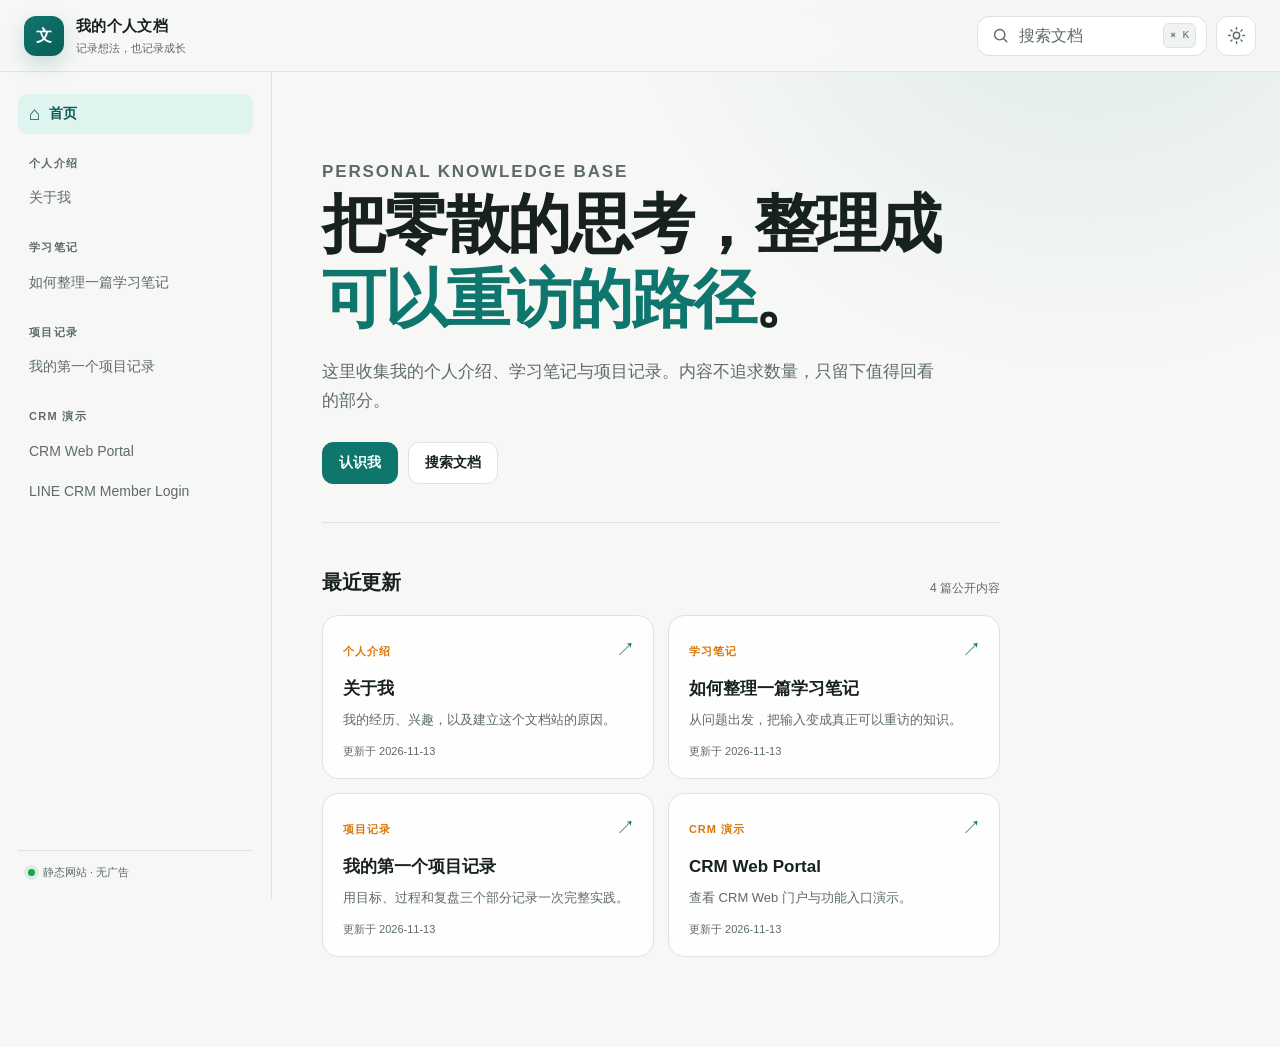
<file: index.html>
<!doctype html>
<html lang="zh-CN">
  <head>
    <meta charset="utf-8" />
    <meta name="viewport" content="width=device-width, initial-scale=1" />
    <meta name="description" content="一个安静、清晰的个人文档空间。" />
    <meta name="color-scheme" content="light dark" />
    <title>我的个人文档</title>
    <link rel="stylesheet" href="styles.css" />
    <script>
      (() => {
        const saved = localStorage.getItem("docs-theme");
        if (saved) document.documentElement.dataset.theme = saved;
      })();
    </script>
  </head>
  <body>
    <a class="skip-link" href="#content">跳到正文</a>
    <header class="topbar">
      <a class="brand" href="#home" aria-label="返回首页">
        <span class="brand-mark" aria-hidden="true">文</span>
        <span>
          <strong id="site-title">我的个人文档</strong>
          <small id="site-tagline">记录想法，也记录成长</small>
        </span>
      </a>

      <div class="top-actions">
        <button class="icon-button mobile-only" id="menu-button" type="button" aria-label="打开导航" aria-expanded="false">
          <svg viewBox="0 0 24 24" aria-hidden="true"><path d="M4 7h16M4 12h16M4 17h16" /></svg>
        </button>
        <button class="search-trigger" id="search-button" type="button" aria-label="搜索文档">
          <svg viewBox="0 0 24 24" aria-hidden="true"><circle cx="11" cy="11" r="6.5" /><path d="m16 16 4 4" /></svg>
          <span>搜索文档</span>
          <kbd>⌘ K</kbd>
        </button>
        <button class="icon-button" id="theme-button" type="button" aria-label="切换明暗主题">
          <svg class="sun-icon" viewBox="0 0 24 24" aria-hidden="true"><circle cx="12" cy="12" r="4" /><path d="M12 2v2M12 20v2M4.93 4.93l1.42 1.42M17.66 17.66l1.41 1.41M2 12h2M20 12h2M4.93 19.07l1.42-1.42M17.66 6.34l1.41-1.41" /></svg>
          <svg class="moon-icon" viewBox="0 0 24 24" aria-hidden="true"><path d="M20.2 15.1A8.4 8.4 0 0 1 8.9 3.8 8.5 8.5 0 1 0 20.2 15.1Z" /></svg>
        </button>
      </div>
    </header>

    <div class="layout">
      <aside class="sidebar" id="sidebar" aria-label="文档导航">
        <nav id="site-nav">
          <a class="nav-home" href="#home"><span aria-hidden="true">⌂</span>首页</a>
          <div class="nav-loading">正在加载目录…</div>
        </nav>
        <footer class="sidebar-footer">
          <span class="status-dot" aria-hidden="true"></span>
          <span>静态网站 · 无广告</span>
        </footer>
      </aside>

      <button class="sidebar-backdrop" id="sidebar-backdrop" type="button" aria-label="关闭导航"></button>

      <main id="content" class="content" tabindex="-1">
        <div class="loading-state" aria-live="polite">
          <span class="spinner" aria-hidden="true"></span>
          正在打开文档…
        </div>
      </main>

      <aside class="toc" id="toc" aria-label="页内目录"></aside>
    </div>

    <dialog class="search-dialog" id="search-dialog">
      <form class="search-panel" id="search-form" method="dialog">
        <div class="search-field">
          <svg viewBox="0 0 24 24" aria-hidden="true"><circle cx="11" cy="11" r="6.5" /><path d="m16 16 4 4" /></svg>
          <input id="search-input" type="search" placeholder="搜索标题、摘要和正文…" autocomplete="off" />
          <button class="close-button" value="close" aria-label="关闭搜索" type="submit">ESC</button>
        </div>
        <div class="search-results" id="search-results">
          <p class="search-hint">输入关键词，快速找到一篇文档。</p>
        </div>
      </form>
    </dialog>

    <noscript>
      <div class="noscript">这个文档站需要启用 JavaScript 才能读取 Markdown 内容。</div>
    </noscript>
    <script src="app.js?v=20261113-3" defer></script>
  </body>
</html>
</file>
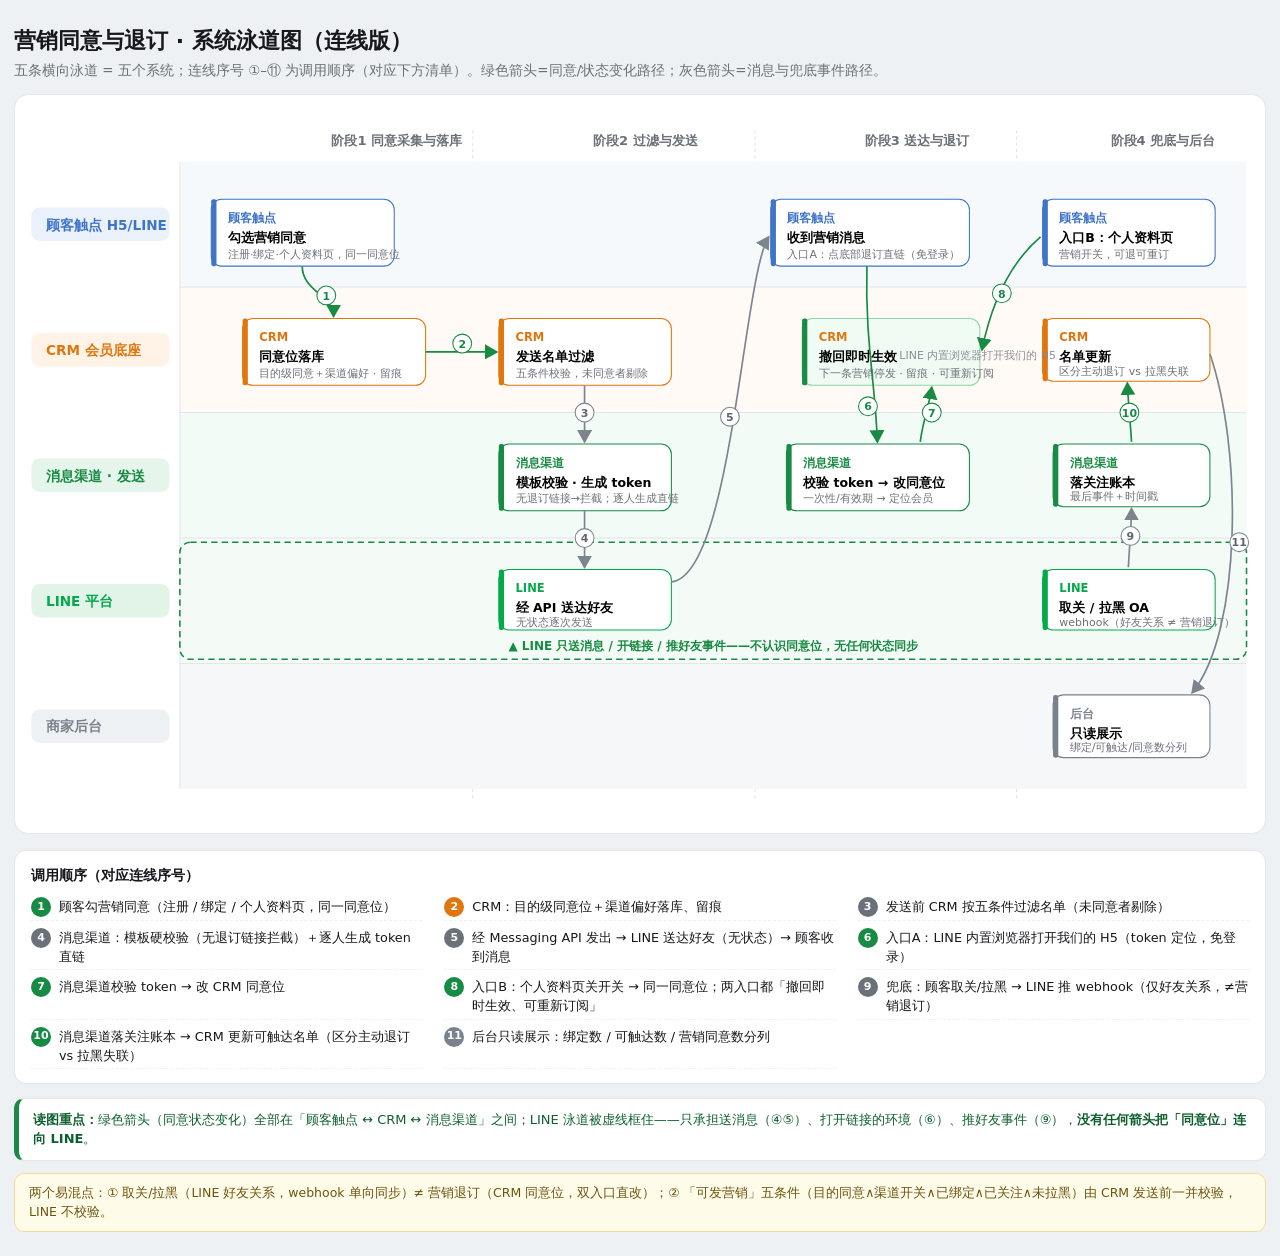
<file: consent-unsubscribe-swimlane.html>
<!doctype html>
<html lang="zh-CN">
<head>
<meta charset="UTF-8">
<meta name="viewport" content="width=device-width, initial-scale=1.0">
<title>营销同意与退订 · 系统泳道图（连线版）</title>
<style>
  :root{--ink:#17181c;--ink2:#6b7178;--line:#e3e6ea;--bg:#eef1f4;
    --ct:#3f74c9;--crm:#e0760f;--msg:#178a43;--lineg:#06a84c;--adm:#79828c;}
  *{box-sizing:border-box}
  body{font-family:"PingFang SC","Microsoft YaHei",system-ui,sans-serif;background:var(--bg);color:var(--ink);margin:0;padding:24px 14px;line-height:1.5}
  .wrap{max-width:1280px;margin:0 auto}
  h1{font-size:22px;margin:0 0 3px}
  .sub{font-size:13.5px;color:var(--ink2);margin-bottom:14px}
  .scroll{overflow-x:auto;background:#fff;border:1px solid var(--line);border-radius:14px;padding:8px}
  svg{display:block;min-width:1120px;width:100%;height:auto;font-family:inherit}
  .flow{margin-top:16px;background:#fff;border:1px solid var(--line);border-radius:12px;padding:14px 16px;font-size:12.8px}
  .flow h3{font-size:14px;margin:0 0 8px}
  .flow ol{margin:0;padding-left:0;list-style:none;display:grid;grid-template-columns:repeat(auto-fit,minmax(330px,1fr));gap:4px 22px}
  .flow li{display:flex;gap:8px;padding:3px 0;border-bottom:1px dashed #eef0f2}
  .flow .n2{flex:none;width:20px;height:20px;border-radius:50%;color:#fff;font-size:11px;font-weight:700;display:flex;align-items:center;justify-content:center}
  .key{margin-top:14px;background:#fff;border:1px solid var(--line);border-left:5px solid var(--msg);border-radius:10px;padding:11px 14px;font-size:13px;color:#0f5f2e}
  .note2{margin-top:12px;background:#fffbe9;border:1px solid #f0dc9a;border-radius:10px;padding:10px 14px;font-size:12.5px;color:#6b5410}
</style>
</head>
<body>
<div class="wrap">
  <h1>营销同意与退订 · 系统泳道图（连线版）</h1>
  <div class="sub">五条横向泳道 = 五个系统；连线序号 ①–⑪ 为调用顺序（对应下方清单）。绿色箭头=同意/状态变化路径；灰色箭头=消息与兜底事件路径。</div>

  <div class="scroll">
  <svg viewBox="0 0 1180 690" role="img" aria-label="营销同意与退订系统泳道图">
    <defs>
      <marker id="arr" markerWidth="9" markerHeight="9" refX="7" refY="4.5" orient="auto"><path d="M0,0 L8,4.5 L0,9 Z" fill="#7c858e"/></marker>
      <marker id="arrG" markerWidth="9" markerHeight="9" refX="7" refY="4.5" orient="auto"><path d="M0,0 L8,4.5 L0,9 Z" fill="#178a43"/></marker>
    </defs>

    <!-- phase headers -->
    <g fill="#6b7178" font-size="12.5" font-weight="700">
      <text x="295" y="40">阶段1 同意采集与落库</text>
      <text x="545" y="40">阶段2 过滤与发送</text>
      <text x="805" y="40">阶段3 送达与退订</text>
      <text x="1040" y="40">阶段4 兜底与后台</text>
    </g>
    <g stroke="#dfe4e9" stroke-dasharray="3 3"><line x1="430" y1="26" x2="430" y2="666"/><line x1="700" y1="26" x2="700" y2="666"/><line x1="950" y1="26" x2="950" y2="666"/></g>

    <!-- lane bands -->
    <rect x="150" y="56" width="1020" height="120" fill="#f6f9fc"/>
    <rect x="150" y="176" width="1020" height="120" fill="#fffaf5"/>
    <rect x="150" y="296" width="1020" height="120" fill="#f2fbf5"/>
    <rect x="150" y="416" width="1020" height="120" fill="#f4fbf6"/>
    <rect x="150" y="536" width="1020" height="120" fill="#f5f7f9"/>
    <g stroke="#e3e6ea"><line x1="150" y1="176" x2="1170" y2="176"/><line x1="150" y1="296" x2="1170" y2="296"/><line x1="150" y1="416" x2="1170" y2="416"/><line x1="150" y1="536" x2="1170" y2="536"/><line x1="150" y1="56" x2="150" y2="656"/></g>

    <!-- lane labels -->
    <g font-size="13" font-weight="700">
      <rect x="8" y="100" width="132" height="32" rx="8" fill="#eaf1fb"/><text x="22" y="121" fill="var(--ct)">顾客触点 H5/LINE</text>
      <rect x="8" y="220" width="132" height="32" rx="8" fill="#fff2e6"/><text x="22" y="241" fill="var(--crm)">CRM 会员底座</text>
      <rect x="8" y="340" width="132" height="32" rx="8" fill="#e6f5ec"/><text x="22" y="361" fill="var(--msg)">消息渠道 · 发送</text>
      <rect x="8" y="460" width="132" height="32" rx="8" fill="#e2f4e8"/><text x="22" y="481" fill="var(--lineg)">LINE 平台</text>
      <rect x="8" y="580" width="132" height="32" rx="8" fill="#eef1f4"/><text x="22" y="601" fill="var(--adm)">商家后台</text>
    </g>

    <!-- boundary note on LINE lane -->
    <rect x="150" y="420" width="1020" height="112" fill="none" stroke="#178a43" stroke-width="1.5" stroke-dasharray="6 4" rx="10"/>
    <text x="660" y="523" fill="#178a43" font-size="11.5" font-weight="700" text-anchor="middle">▲ LINE 只送消息 / 开链接 / 推好友事件——不认识同意位，无任何状态同步</text>

    <!-- NODES -->
    <g font-size="12">
      <!-- T1 -->
      <g><rect x="180" y="92" width="175" height="64" rx="10" fill="#fff" stroke="var(--ct)"/><rect x="180" y="92" width="5" height="64" fill="var(--ct)" rx="2"/>
        <text x="196" y="114" fill="var(--ct)" font-weight="700" font-size="11">顾客触点</text>
        <text x="196" y="133" font-weight="700">勾选营销同意</text><text x="196" y="148" fill="var(--ink2)" font-size="10.5">注册·绑定·个人资料页，同一同意位</text></g>
      <!-- C1 -->
      <g><rect x="210" y="206" width="175" height="64" rx="10" fill="#fff" stroke="var(--crm)"/><rect x="210" y="206" width="5" height="64" fill="var(--crm)" rx="2"/>
        <text x="226" y="228" fill="var(--crm)" font-weight="700" font-size="11">CRM</text>
        <text x="226" y="247" font-weight="700">同意位落库</text><text x="226" y="262" fill="var(--ink2)" font-size="10.5">目的级同意＋渠道偏好 · 留痕</text></g>
      <!-- C2 -->
      <g><rect x="455" y="206" width="165" height="64" rx="10" fill="#fff" stroke="var(--crm)"/><rect x="455" y="206" width="5" height="64" fill="var(--crm)" rx="2"/>
        <text x="471" y="228" fill="var(--crm)" font-weight="700" font-size="11">CRM</text>
        <text x="471" y="247" font-weight="700">发送名单过滤</text><text x="471" y="262" fill="var(--ink2)" font-size="10.5">五条件校验，未同意者剔除</text></g>
      <!-- M1 -->
      <g><rect x="455" y="326" width="165" height="64" rx="10" fill="#fff" stroke="var(--msg)"/><rect x="455" y="326" width="5" height="64" fill="var(--msg)" rx="2"/>
        <text x="471" y="348" fill="var(--msg)" font-weight="700" font-size="11">消息渠道</text>
        <text x="471" y="367" font-weight="700">模板校验 · 生成 token</text><text x="471" y="382" fill="var(--ink2)" font-size="10.5">无退订链接→拦截；逐人生成直链</text></g>
      <!-- L1 -->
      <g><rect x="455" y="446" width="165" height="58" rx="10" fill="#fff" stroke="var(--lineg)"/><rect x="455" y="446" width="5" height="58" fill="var(--lineg)" rx="2"/>
        <text x="471" y="468" fill="var(--lineg)" font-weight="700" font-size="11">LINE</text>
        <text x="471" y="487" font-weight="700">经 API 送达好友</text><text x="471" y="500" fill="var(--ink2)" font-size="10.5">无状态逐次发送</text></g>
      <!-- T2 -->
      <g><rect x="715" y="92" width="190" height="64" rx="10" fill="#fff" stroke="var(--ct)"/><rect x="715" y="92" width="5" height="64" fill="var(--ct)" rx="2"/>
        <text x="731" y="114" fill="var(--ct)" font-weight="700" font-size="11">顾客触点</text>
        <text x="731" y="133" font-weight="700">收到营销消息</text><text x="731" y="148" fill="var(--ink2)" font-size="10.5">入口A：点底部退订直链（免登录）</text></g>
      <!-- M2 -->
      <g><rect x="730" y="326" width="175" height="64" rx="10" fill="#fff" stroke="var(--msg)"/><rect x="730" y="326" width="5" height="64" fill="var(--msg)" rx="2"/>
        <text x="746" y="348" fill="var(--msg)" font-weight="700" font-size="11">消息渠道</text>
        <text x="746" y="367" font-weight="700">校验 token → 改同意位</text><text x="746" y="382" fill="var(--ink2)" font-size="10.5">一次性/有效期 → 定位会员</text></g>
      <!-- C3 -->
      <g><rect x="745" y="206" width="170" height="64" rx="10" fill="#f0fbf3" stroke="#8fd6a6"/><rect x="745" y="206" width="5" height="64" fill="var(--msg)" rx="2"/>
        <text x="761" y="228" fill="var(--crm)" font-weight="700" font-size="11">CRM</text>
        <text x="761" y="247" font-weight="700">撤回即时生效</text><text x="761" y="262" fill="var(--ink2)" font-size="10.5">下一条营销停发 · 留痕 · 可重新订阅</text></g>
      <!-- T3 -->
      <g><rect x="975" y="92" width="165" height="64" rx="10" fill="#fff" stroke="var(--ct)"/><rect x="975" y="92" width="5" height="64" fill="var(--ct)" rx="2"/>
        <text x="991" y="114" fill="var(--ct)" font-weight="700" font-size="11">顾客触点</text>
        <text x="991" y="133" font-weight="700">入口B：个人资料页</text><text x="991" y="148" fill="var(--ink2)" font-size="10.5">营销开关，可退可重订</text></g>
      <!-- L2 -->
      <g><rect x="975" y="446" width="165" height="58" rx="10" fill="#fff" stroke="var(--lineg)"/><rect x="975" y="446" width="5" height="58" fill="var(--lineg)" rx="2"/>
        <text x="991" y="468" fill="var(--lineg)" font-weight="700" font-size="11">LINE</text>
        <text x="991" y="487" font-weight="700">取关 / 拉黑 OA</text><text x="991" y="500" fill="var(--ink2)" font-size="10.5">webhook（好友关系 ≠ 营销退订）</text></g>
      <!-- M3 -->
      <g><rect x="985" y="326" width="150" height="60" rx="10" fill="#fff" stroke="var(--msg)"/><rect x="985" y="326" width="5" height="60" fill="var(--msg)" rx="2"/>
        <text x="1001" y="348" fill="var(--msg)" font-weight="700" font-size="11">消息渠道</text>
        <text x="1001" y="367" font-weight="700">落关注账本</text><text x="1001" y="380" fill="var(--ink2)" font-size="10.5">最后事件＋时间戳</text></g>
      <!-- C4 -->
      <g><rect x="975" y="206" width="160" height="60" rx="10" fill="#fff" stroke="var(--crm)"/><rect x="975" y="206" width="5" height="60" fill="var(--crm)" rx="2"/>
        <text x="991" y="228" fill="var(--crm)" font-weight="700" font-size="11">CRM</text>
        <text x="991" y="247" font-weight="700">名单更新</text><text x="991" y="260" fill="var(--ink2)" font-size="10.5">区分主动退订 vs 拉黑失联</text></g>
      <!-- A1 -->
      <g><rect x="985" y="566" width="150" height="60" rx="10" fill="#fff" stroke="var(--adm)"/><rect x="985" y="566" width="5" height="60" fill="var(--adm)" rx="2"/>
        <text x="1001" y="588" fill="var(--adm)" font-weight="700" font-size="11">后台</text>
        <text x="1001" y="607" font-weight="700">只读展示</text><text x="1001" y="620" fill="var(--ink2)" font-size="10.5">绑定/可触达/同意数分列</text></g>
    </g>

    <!-- ARROWS -->
    <g fill="none" stroke-width="1.6">
      <path d="M267,156 C267,180 297,184 297,204" stroke="#178a43" marker-end="url(#arrG)"/>
      <path d="M385,238 L453,238" stroke="#178a43" marker-end="url(#arrG)"/>
      <path d="M537,270 L537,324" stroke="#7c858e" marker-end="url(#arr)"/>
      <path d="M537,390 L537,444" stroke="#7c858e" marker-end="url(#arr)"/>
      <path d="M620,458 C678,452 688,168 713,128" stroke="#7c858e" marker-end="url(#arr)"/>
      <path d="M807,156 C805,225 815,268 817,324" stroke="#178a43" marker-end="url(#arrG)"/>
      <path d="M858,324 C860,306 866,292 869,272" stroke="#178a43" marker-end="url(#arrG)"/>
      <path d="M973,128 C938,158 924,202 917,236" stroke="#178a43" marker-end="url(#arrG)"/>
      <path d="M1057,444 C1058,424 1060,404 1060,388" stroke="#7c858e" marker-end="url(#arr)"/>
      <path d="M1060,324 C1059,306 1057,288 1056,268" stroke="#178a43" marker-end="url(#arrG)"/>
      <path d="M1135,240 C1166,330 1166,505 1118,564" stroke="#7c858e" marker-end="url(#arr)"/>
    </g>
    <!-- label for arrow 6 -->
    <text x="838" y="245" fill="#8a8f98" font-size="10.5">LINE 内置浏览器打开我们的 H5</text>

    <!-- circled numbers -->
    <g font-size="10.5" font-weight="700">
      <circle cx="290" cy="184" r="9" fill="#fff" stroke="#178a43"/><text x="290" y="188" text-anchor="middle" fill="#178a43">1</text>
      <circle cx="420" cy="230" r="9" fill="#fff" stroke="#178a43"/><text x="420" y="234" text-anchor="middle" fill="#178a43">2</text>
      <circle cx="537" cy="296" r="9" fill="#fff" stroke="#7c858e"/><text x="537" y="300" text-anchor="middle" fill="#5f676e">3</text>
      <circle cx="537" cy="416" r="9" fill="#fff" stroke="#7c858e"/><text x="537" y="420" text-anchor="middle" fill="#5f676e">4</text>
      <circle cx="676" cy="300" r="9" fill="#fff" stroke="#7c858e"/><text x="676" y="304" text-anchor="middle" fill="#5f676e">5</text>
      <circle cx="808" cy="290" r="9" fill="#fff" stroke="#178a43"/><text x="808" y="294" text-anchor="middle" fill="#178a43">6</text>
      <circle cx="869" cy="296" r="9" fill="#fff" stroke="#178a43"/><text x="869" y="300" text-anchor="middle" fill="#178a43">7</text>
      <circle cx="936" cy="182" r="9" fill="#fff" stroke="#178a43"/><text x="936" y="186" text-anchor="middle" fill="#178a43">8</text>
      <circle cx="1059" cy="414" r="9" fill="#fff" stroke="#7c858e"/><text x="1059" y="418" text-anchor="middle" fill="#5f676e">9</text>
      <circle cx="1058" cy="296" r="9" fill="#fff" stroke="#178a43"/><text x="1058" y="300" text-anchor="middle" fill="#178a43">10</text>
      <circle cx="1163" cy="420" r="9" fill="#fff" stroke="#7c858e"/><text x="1163" y="424" text-anchor="middle" fill="#5f676e">11</text>
    </g>
  </svg>
  </div>

  <div class="flow">
    <h3>调用顺序（对应连线序号）</h3>
    <ol>
      <li><span class="n2" style="background:var(--msg)">1</span>顾客勾营销同意（注册 / 绑定 / 个人资料页，同一同意位）</li>
      <li><span class="n2" style="background:var(--crm)">2</span>CRM：目的级同意位＋渠道偏好落库、留痕</li>
      <li><span class="n2" style="background:var(--ink2)">3</span>发送前 CRM 按五条件过滤名单（未同意者剔除）</li>
      <li><span class="n2" style="background:var(--ink2)">4</span>消息渠道：模板硬校验（无退订链接拦截）＋逐人生成 token 直链</li>
      <li><span class="n2" style="background:var(--ink2)">5</span>经 Messaging API 发出 → LINE 送达好友（无状态）→ 顾客收到消息</li>
      <li><span class="n2" style="background:var(--msg)">6</span>入口A：LINE 内置浏览器打开我们的 H5（token 定位，免登录）</li>
      <li><span class="n2" style="background:var(--msg)">7</span>消息渠道校验 token → 改 CRM 同意位</li>
      <li><span class="n2" style="background:var(--msg)">8</span>入口B：个人资料页关开关 → 同一同意位；两入口都「撤回即时生效、可重新订阅」</li>
      <li><span class="n2" style="background:var(--ink2)">9</span>兜底：顾客取关/拉黑 → LINE 推 webhook（仅好友关系，≠营销退订）</li>
      <li><span class="n2" style="background:var(--msg)">10</span>消息渠道落关注账本 → CRM 更新可触达名单（区分主动退订 vs 拉黑失联）</li>
      <li><span class="n2" style="background:var(--adm)">11</span>后台只读展示：绑定数 / 可触达数 / 营销同意数分列</li>
    </ol>
  </div>

  <div class="key"><b>读图重点：</b>绿色箭头（同意状态变化）全部在「顾客触点 ↔ CRM ↔ 消息渠道」之间；LINE 泳道被虚线框住——只承担送消息（④⑤）、打开链接的环境（⑥）、推好友事件（⑨），<b>没有任何箭头把「同意位」连向 LINE</b>。</div>

  <div class="note2">两个易混点：① 取关/拉黑（LINE 好友关系，webhook 单向同步）≠ 营销退订（CRM 同意位，双入口直改）；② 「可发营销」五条件（目的同意∧渠道开关∧已绑定∧已关注∧未拉黑）由 CRM 发送前一并校验，LINE 不校验。</div>
</div>
</body>
</html>
</file>
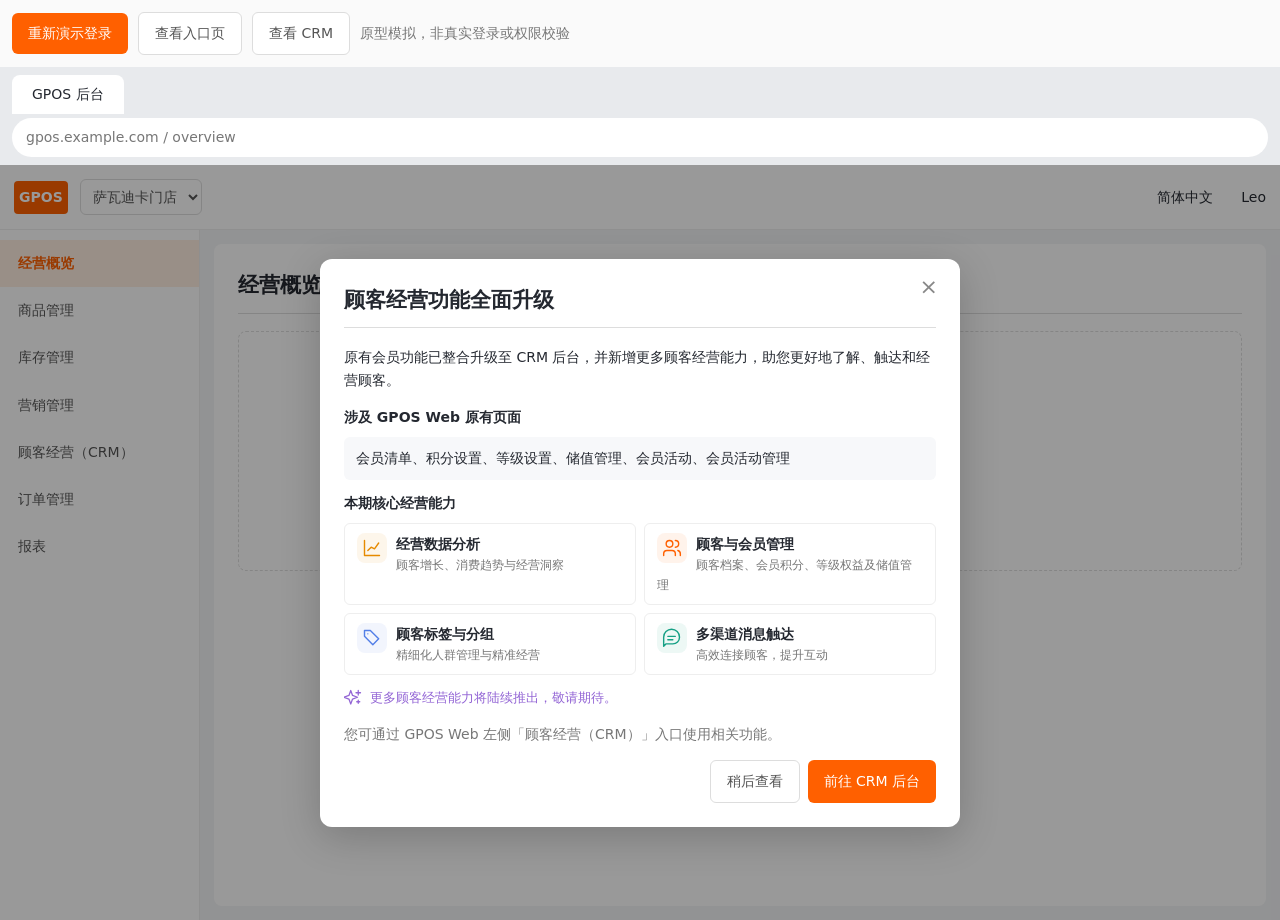
<file: GPOS-CRM后台跳转.html>
<!doctype html><html lang="zh-CN"><head><meta charset="utf-8"><meta name="viewport" content="width=device-width,initial-scale=1"><title>GPOS CRM 交互演示</title><style>*{box-sizing:border-box}body{margin:0;background:#f4f5f7;color:#242830;font:14px/1.65 system-ui,sans-serif}main{max-width:1450px;margin:auto;padding:32px}h1{font-size:28px}h2{border-bottom:1px solid #ddd;padding-bottom:10px;margin-top:32px}button,select,input{font:inherit}button{cursor:pointer;border:0;border-radius:6px;padding:9px 16px;background:#ff6000;color:white}button.secondary{background:#fff;color:#555;border:1px solid #ddd}nav{display:flex;gap:18px;flex-wrap:wrap}a{color:#b64a00}table{border-collapse:collapse;width:100%;background:white}td,th{padding:12px;border:1px solid #e2e4e7;text-align:left}th{background:#f8f8f8}.demo{border:1px solid #ddd;border-radius:12px;overflow:hidden;background:white}.controls{padding:12px;display:flex;gap:10px;align-items:center;flex-wrap:wrap;background:#fafafa}.browser{background:#e8eaed;padding:8px 12px}.tab{background:white;border-radius:8px 8px 0 0;padding:8px 20px;display:inline-block}.address{background:white;padding:8px 14px;border-radius:20px;margin-top:4px;color:#777}.screen{position:relative;min-height:560px}.top{display:flex;align-items:center;gap:12px;padding:14px;border-bottom:1px solid #eee}.logo{background:#ff6000;color:white;padding:5px;border-radius:4px;font-weight:bold}.spacer{flex:1}.work{display:flex;min-height:510px;background:#f3f4f6}.side{width:200px;flex:none;background:white;border-right:1px solid #eee;padding:10px 0}.item{display:block;width:100%;text-align:left;background:white;color:#555;border-radius:0;padding:12px 18px}.item.active{background:#ffede0;color:#ff6000;font-weight:bold}.content{flex:1;min-width:0;margin:14px;background:white;border-radius:8px;padding:24px}.hero{padding:42px 30px;background:linear-gradient(115deg,#fff0e4,#fff9f2,#edf1ff);border-radius:10px}.hero h2{border:0;margin:0;font-size:28px}.features{display:grid;grid-template-columns:repeat(4,1fr);gap:12px;margin-top:20px}.feature{border:1px solid #eee;border-radius:8px;padding:16px}.feature b{display:block}.feature span{font-size:24px;color:#ff6000}.overlay{position:absolute;inset:0;background:#0006;display:grid;place-items:center;z-index:5}.modal{background:white;border-radius:12px;padding:28px;max-width:470px;box-shadow:0 10px 40px #0003}.muted{color:#777}.note{padding:12px;background:#fff8e7;border-radius:6px}video{max-width:100%;height:auto}textarea{width:100%;min-height:90px} @media(max-width:800px){main{padding:16px}.demo{overflow:auto}.screen{min-width:760px}.features{grid-template-columns:repeat(2,1fr)}} .crmheading{display:flex;align-items:center;justify-content:space-between;border-bottom:1px solid #eee;margin-bottom:18px}.crmheading h2{margin:0;border:0}.crmfilter{display:flex;align-items:center;gap:10px;margin:14px 0}.crmfilter input,.crmfilter select,.top select{border:1px solid #ddd;border-radius:6px;background:white;padding:8px;color:#555}.metrics{display:grid;grid-template-columns:repeat(4,1fr);gap:12px}.metrics>div,.crmcharts>div{border:1px solid #e8e8e8;border-radius:8px;padding:16px}.metrics strong{display:block;font-size:24px;margin:8px 0}.metrics small,.crmcharts small{color:#888}.crmcharts{display:grid;grid-template-columns:2fr 1fr;gap:12px;margin-top:16px}.bars{height:120px;display:flex;align-items:end;gap:10px;border-bottom:1px solid #ddd;margin:12px 0}.bars i{flex:1;background:#ffad78;border-radius:3px 3px 0 0}.donut{width:110px;height:110px;margin:10px auto;border-radius:50%;background:conic-gradient(#ff6000 0 65%,#ffb77e 65% 88%,#ffe5d2 88%);position:relative}.donut:after{content:'';position:absolute;inset:24px;background:white;border-radius:50%}.crmtable td,.crmtable th{border:0;border-bottom:1px solid #eee;padding:12px 10px}.crmtable th{color:#777;background:#f5f5f5}.modal{position:relative;max-width:640px;width:calc(100% - 40px);padding:24px}.modalclose{position:absolute;right:14px;top:10px;background:transparent;color:#888;font-size:22px;padding:0 8px}.oldfunctions{background:#f7f8fa;padding:10px 12px;border-radius:6px;margin:8px 0 12px}.newfunctions{display:grid;grid-template-columns:1fr 1fr;gap:8px;margin-top:8px}.newfunctions>div{border:1px solid #eee;border-radius:6px;padding:9px 12px}.newfunctions b,.newfunctions small{display:block}.newfunctions small{color:#777}.modalactions{display:flex;justify-content:flex-end;gap:8px}.side .item{white-space:nowrap}.feature:nth-child(2) span{color:#537fe7}.feature:nth-child(3) span{color:#16a085}.feature:nth-child(4) span{color:#9365d5}.features{grid-template-columns:repeat(3,minmax(0,1fr))}.feature{position:relative;min-height:112px}.feature .capicon,.newfunctions .capicon,.future .capicon{display:inline-flex;align-items:center;justify-content:center;width:36px;height:36px;border-radius:8px;margin-bottom:5px}.feature small{display:block;color:#777}.soon{font-size:11px;font-style:normal;color:#9365D5;display:block;margin-top:5px}.future{display:flex;align-items:center;gap:10px;background:#f5f6f8;border-radius:8px;padding:10px 14px;margin-top:12px;color:#555}.future .capicon{margin:0;width:28px;height:28px}.newfunctions .capicon{float:left;margin-right:9px;width:30px;height:30px}.newfunctions .capicon svg{width:20px;height:20px}@media(max-width:700px){.features{grid-template-columns:repeat(2,minmax(0,1fr))}}
body{background:#fff}main{max-width:none;padding:0}.demo{border:0;border-radius:0}.screen{min-height:calc(100vh - 150px)}.work{min-height:calc(100vh - 210px)}.overlay{padding:16px;overflow:auto}.modal{margin:auto}    .crm-side .crm-nav-group { margin: 3px 8px 7px; }
    .crm-side .crm-nav-section { width: 100%; min-height: 42px; display: flex; align-items: center; gap: 10px; padding: 9px 10px; border: 0; border-radius: 7px; background: transparent; color: var(--gp-text); font-size: 14px; line-height: 20px; font-weight: 600; text-align: left; }
    .crm-side .crm-nav-section:hover { background: var(--gp-panel-soft); }
    .crm-side .crm-nav-section svg { width: 18px; height: 18px; color: var(--gp-blue); }
    .crm-side .crm-nav-section .nav-chevron { width: 15px; height: 15px; margin-left: auto; color: var(--gp-muted); transition: transform .16s ease; }
    .crm-side .crm-nav-section[aria-expanded="false"] .nav-chevron { transform: rotate(-90deg); }
    .crm-side .crm-nav-group.has-active > .crm-nav-section { color: var(--gp-orange); }
    .crm-side .crm-nav-group.has-active > .crm-nav-section svg { color: var(--gp-orange); }
    .crm-side .crm-nav-children { display: grid; gap: 2px; margin-top: 2px; }
    .crm-side .crm-nav-children[hidden] { display: none; }
    .crm-side .crm-nav-child { width: calc(100% - 12px); min-height: 38px; display: flex; align-items: center; gap: 10px; margin: 0 0 0 12px; padding: 8px 10px 8px 14px; border: 0; border-radius: 7px; background: transparent; color: var(--gp-muted); font-size: 13px; line-height: 20px; font-weight: 400; text-align: left; }
    .crm-side .crm-nav-child svg { width: 16px; height: 16px; flex: 0 0 auto; color: color-mix(in srgb, var(--gp-muted) 82%, transparent); }
    .crm-side .crm-nav-child:hover { color: var(--gp-text); background: var(--gp-panel-soft); }
    .crm-side .crm-nav-child.active { color: var(--gp-orange); background: var(--gp-orange-soft); font-weight: 500; }
    .crm-side .crm-nav-child.active svg { color: var(--gp-orange); }
.crm-side{width:240px;--gp-text:#303640;--gp-blue:#5379aa;--gp-muted:#737b88;--gp-orange:#ff6000;--gp-orange-soft:#fff0e5;--gp-panel-soft:#f5f6f8;max-height:calc(100vh - 180px);overflow:auto}.crm-side button{cursor:pointer}.crm-side .crm-nav-section svg,.crm-side .crm-nav-child svg{flex:none}.crm-side .crm-nav-children[hidden]{display:none}</style><style>
    #crm-real-overview {
      --gp-bg: light-dark(#f5f6f8, #151719);
      --gp-panel: light-dark(#ffffff, #202326);
      --gp-panel-soft: light-dark(#fafafa, #292c2f);
      --gp-text: light-dark(#23262b, #f3f4f6);
      --gp-muted: light-dark(#7d828b, #aeb3ba);
      --gp-line: light-dark(#e8e9ec, #34383d);
      --gp-orange: #f27b32;
      --gp-orange-soft: light-dark(#fff3eb, #3a2a20);
      --gp-green: #20a36a;
      --gp-green-soft: light-dark(#eaf8f1, #19352a);
      --gp-blue: #377df3;
      --gp-blue-soft: light-dark(#edf4ff, #1d2b42);
      --gp-yellow: #b87800;
      --gp-yellow-soft: light-dark(#fff7df, #392f16);
      --gp-danger: light-dark(#e5484d, #ff6b6b);
      color: var(--gp-text);
      font-family: Inter, -apple-system, BlinkMacSystemFont, "Segoe UI", "PingFang SC", sans-serif;
      font-size: 14px;
    }
    #crm-real-overview * { box-sizing: border-box; }
    #crm-real-overview button, #crm-real-overview input { font: inherit; }
    #crm-real-overview .app {
      height: 100vh;
      min-height: 0;
      overflow: hidden;
      overflow: hidden;
      border: 0;
      border-radius: 0;
      background: var(--gp-bg);
      position: relative;
    }
    #crm-real-overview .topbar {
      height: 64px;
      display: flex;
      align-items: center;
      justify-content: space-between;
      padding: 0 22px;
      background: var(--gp-panel);
      border-bottom: 1px solid var(--gp-line);
    }
    #crm-real-overview .brand { display: flex; align-items: center; gap: 10px; font-weight: 600; }
    #crm-real-overview .brand-product { color: var(--gp-text); letter-spacing: .1px; }
    #crm-real-overview .brand-product b { color: var(--gp-orange); font-weight: 600; }
    #crm-real-overview .logo {
      width: 38px; height: 38px; overflow: hidden; border-radius: 8px;
    }
    #crm-real-overview .logo img { display: block; width: 100%; height: 100%; object-fit: cover; }
    #crm-real-overview .top-actions { display: flex; align-items: center; gap: 22px; color: var(--gp-muted); }
    #crm-real-overview .top-actions span { display: inline-flex; align-items: center; gap: 7px; }
    #crm-real-overview .top-actions svg { width: 17px; height: 17px; }
    #crm-real-overview .language-switcher { position: relative; }
    #crm-real-overview .language-button { display: inline-flex; align-items: center; gap: 7px; padding: 6px 8px; border: 0; background: transparent; color: var(--gp-muted); }
    #crm-real-overview .language-button svg { width: 17px; height: 17px; }
    #crm-real-overview .language-menu { position: absolute; z-index: 40; right: 0; top: calc(100% + 8px); width: 150px; padding: 6px; background: var(--gp-panel); border: 1px solid var(--gp-line); border-radius: 7px; box-shadow: 0 10px 28px rgba(0,0,0,.14); }
    #crm-real-overview .language-menu[hidden] { display: none; }
    #crm-real-overview .language-option { display: flex; align-items: center; justify-content: space-between; width: 100%; padding: 9px 10px; border: 0; border-radius: 5px; background: transparent; color: var(--gp-text); text-align: left; }
    #crm-real-overview .language-option:hover, #crm-real-overview .language-option.active { background: var(--gp-orange-soft); color: var(--gp-orange); }
    #crm-real-overview .language-option.active::after { content: "✓"; }
    #crm-real-overview .body { display: grid; grid-template-columns: 236px 1fr; height: calc(100vh - 64px); min-height: 0; overflow: hidden; }
    #crm-real-overview .sidebar { background: var(--gp-panel); border-right: 1px solid var(--gp-line); padding: 8px 0 14px; overflow-y: auto; }
    #crm-real-overview .crm-nav-group { margin: 3px 8px 7px; }
    #crm-real-overview .crm-nav-section { width: 100%; min-height: 42px; display: flex; align-items: center; gap: 10px; padding: 9px 10px; border: 0; border-radius: 7px; background: transparent; color: var(--gp-text); font-size: 14px; line-height: 20px; font-weight: 600; text-align: left; }
    #crm-real-overview .crm-nav-section:hover { background: var(--gp-panel-soft); }
    #crm-real-overview .crm-nav-section svg { width: 18px; height: 18px; color: var(--gp-blue); }
    #crm-real-overview .crm-nav-section .nav-chevron { width: 15px; height: 15px; margin-left: auto; color: var(--gp-muted); transition: transform .16s ease; }
    #crm-real-overview .crm-nav-section[aria-expanded="false"] .nav-chevron { transform: rotate(-90deg); }
    #crm-real-overview .crm-nav-group.has-active > .crm-nav-section { color: var(--gp-orange); }
    #crm-real-overview .crm-nav-group.has-active > .crm-nav-section svg { color: var(--gp-orange); }
    #crm-real-overview .crm-nav-children { display: grid; gap: 2px; margin-top: 2px; }
    #crm-real-overview .crm-nav-children[hidden] { display: none; }
    #crm-real-overview .crm-nav-child { width: calc(100% - 12px); min-height: 38px; display: flex; align-items: center; gap: 10px; margin: 0 0 0 12px; padding: 8px 10px 8px 14px; border: 0; border-radius: 7px; background: transparent; color: var(--gp-muted); font-size: 13px; line-height: 20px; font-weight: 400; text-align: left; }
    #crm-real-overview .crm-nav-child svg { width: 16px; height: 16px; flex: 0 0 auto; color: color-mix(in srgb, var(--gp-muted) 82%, transparent); }
    #crm-real-overview .crm-nav-child:hover { color: var(--gp-text); background: var(--gp-panel-soft); }
    #crm-real-overview .crm-nav-child.active { color: var(--gp-orange); background: var(--gp-orange-soft); font-weight: 500; }
    #crm-real-overview .crm-nav-child.active svg { color: var(--gp-orange); }
    #crm-real-overview .crm-back { width: calc(100% - 24px); display: flex; align-items: center; gap: 8px; margin: 14px 12px 0; padding: 10px 12px; border: 1px solid var(--gp-line); border-radius: 6px; background: var(--gp-panel); color: var(--gp-muted); }
    #crm-real-overview .crm-back svg { width: 16px; height: 16px; }
    #crm-real-overview .placeholder-page[hidden] { display: none; }
    #crm-real-overview .placeholder-card { min-height: 620px; display: grid; place-items: center; text-align: center; padding: 40px; }
    #crm-real-overview .placeholder-card h2 { margin: 0 0 8px; font-size: 22px; font-weight: 500; }
    #crm-real-overview .placeholder-card p { margin: 0; color: var(--gp-muted); }
    #crm-real-overview .page-head-actions { display: flex; align-items: center; gap: 10px; }
    #crm-real-overview .legacy-page { display: grid; gap: 16px; }
    #crm-real-overview .legacy-note {
      position: relative; display: block; width: fit-content; max-width: 920px;
      margin: 0 0 -2px 14px; padding: 9px 13px 9px 150px;
      color: #665c72; background: repeating-linear-gradient(135deg, #fcfaff 0, #fcfaff 8px, #f8f3fc 8px, #f8f3fc 16px);
      border: 1px dashed #ad91c5; border-radius: 4px; box-shadow: none; font-size: 12px; line-height: 1.55;
    }
    #crm-real-overview .legacy-note::before {
      content: var(--prototype-note-label, "原型批注 · 非页面内容"); position: absolute; left: 10px; top: 8px;
      padding: 2px 7px; color: #74499a; background: #efe4f7; border-radius: 3px; font-size: 11px; font-weight: 600; letter-spacing: .2px;
    }
    #crm-real-overview .legacy-note.warning { color: #7d6137; background: repeating-linear-gradient(135deg, #fffdf7 0, #fffdf7 8px, #fff8e9 8px, #fff8e9 16px); border-color: #d3a75d; }
    #crm-real-overview .legacy-note.warning::before { content: var(--capability-note-label, "能力边界 · 非页面内容"); color: #94620d; background: #ffedc7; }
    #crm-real-overview .legacy-note svg { display: none; }
    #crm-real-overview .legacy-note strong { display: inline; margin-right: 6px; color: #543866; font-size: 12px; }
    #crm-real-overview .legacy-note.warning strong { color: #78530e; }
    #crm-real-overview .summary-grid { display: grid; grid-template-columns: repeat(4, minmax(0, 1fr)); gap: 12px; }
    #crm-real-overview .summary-card { padding: 18px; background: var(--gp-panel); border: 1px solid var(--gp-line); border-radius: 8px; }
    #crm-real-overview .summary-card span { display: block; color: var(--gp-muted); margin-bottom: 8px; }
    #crm-real-overview .summary-card strong { display: block; font-size: 24px; line-height: 1.2; font-weight: 600; }
    #crm-real-overview .summary-card small { display: block; margin-top: 7px; color: var(--gp-muted); }
    #crm-real-overview #tag-count-detail { display: flex; flex-wrap: wrap; align-items: center; gap: 6px; margin-top: 10px; }
    #crm-real-overview #tag-count-detail .tag-count-part { display: inline-flex; align-items: center; gap: 5px; min-height: 24px; margin: 0; padding: 2px 8px; border-radius: 999px; background: var(--gp-panel-soft); color: var(--gp-muted); white-space: nowrap; }
    #crm-real-overview #tag-count-detail .tag-count-part b { color: var(--gp-text); font-weight: 500; }
    #crm-real-overview #tag-count-detail .tag-count-part em { color: var(--gp-muted); font-style: normal; }
    #crm-real-overview .content-card { background: var(--gp-panel); border: 1px solid var(--gp-line); border-radius: 8px; overflow: hidden; }
    #crm-real-overview .content-card-head { display: flex; align-items: center; justify-content: space-between; gap: 14px; padding: 17px 20px; border-bottom: 1px solid var(--gp-line); }
    #crm-real-overview .content-card-head h2 { margin: 0 0 3px; font-size: 16px; font-weight: 600; }
    #crm-real-overview .content-card-head p { margin: 0; color: var(--gp-muted); }
    #crm-real-overview .content-card .table-wrap { border-top: 0; }
    #crm-real-overview .content-card table { min-width: 980px; }
    #crm-real-overview .content-card th:last-child, #crm-real-overview .content-card td:last-child { min-width: 120px; }
    #crm-real-overview .inline-actions { display: flex; align-items: center; gap: 12px; }
    #crm-real-overview .text-button { border: 0; background: transparent; color: var(--gp-orange); padding: 3px 0; }
    #crm-real-overview .status-dot { display: inline-flex; align-items: center; gap: 7px; }
    #crm-real-overview .status-dot::before { content: ""; width: 7px; height: 7px; border-radius: 50%; background: var(--gp-green); }
    #crm-real-overview .status-dot.paused::before { background: var(--gp-muted); }
    #crm-real-overview .level-pill { display: inline-flex; align-items: center; gap: 8px; font-weight: 600; }
    #crm-real-overview .level-mark { width: 12px; height: 12px; border-radius: 50%; background: #d7dbe2; box-shadow: inset 0 0 0 3px rgba(255,255,255,.55); }
    #crm-real-overview .level-mark.silver { background: #9da8b7; }
    #crm-real-overview .level-mark.gold { background: #d6a53a; }
    #crm-real-overview .level-mark.platinum { background: #667892; }
    #crm-real-overview .rule-layout { display: grid; grid-template-columns: minmax(0, 1.35fr) minmax(290px, .65fr); gap: 16px; }
    #crm-real-overview .point-settings-card { min-height: 560px; }
    #crm-real-overview .point-settings-list { width: min(560px, 100%); padding: 10px 24px 28px; }
    #crm-real-overview .point-setting-section-label { display: block; margin: 20px 0 4px; color: var(--gp-muted); font-size: 13px; }
    #crm-real-overview .point-setting-row { display: grid; grid-template-columns: minmax(0, 1fr) auto; gap: 18px; align-items: center; width: 100%; min-height: 86px; padding: 15px 0; border: 0; border-bottom: 1px solid var(--gp-line); background: transparent; color: var(--gp-text); text-align: left; }
    #crm-real-overview .point-setting-row:hover { background: linear-gradient(90deg, transparent, var(--gp-panel-soft)); }
    #crm-real-overview .point-setting-copy strong { display: block; margin-bottom: 6px; font-size: 15px; font-weight: 600; }
    #crm-real-overview .point-setting-copy small { display: block; max-width: 360px; color: var(--gp-muted); font-size: 12px; line-height: 1.55; }
    #crm-real-overview .point-setting-row-end { display: flex; align-items: center; gap: 13px; color: var(--gp-muted); }
    #crm-real-overview .point-setting-chevron { font-size: 22px; font-weight: 300; line-height: 1; }
    #crm-real-overview .point-setting-switch { position: relative; width: 46px; height: 26px; border-radius: 999px; background: #c9cdd4; }
    #crm-real-overview .point-setting-switch::after { position: absolute; top: 3px; left: 3px; width: 20px; height: 20px; border-radius: 50%; background: #fff; box-shadow: 0 1px 3px rgba(0,0,0,.2); content: ""; transition: transform .18s ease; }
    #crm-real-overview .point-setting-switch.active { background: var(--gp-orange); }
    #crm-real-overview .point-setting-switch.active::after { transform: translateX(20px); }
    #crm-real-overview .point-setting-switch.disabled { opacity: .48; }
    #crm-real-overview .activity-tabs { display: flex; gap: 28px; padding: 0 20px; border-bottom: 1px solid var(--gp-line); }
    #crm-real-overview .activity-tab { border: 0; background: transparent; color: var(--gp-muted); padding: 15px 2px 12px; border-bottom: 2px solid transparent; }
    #crm-real-overview .activity-tab.active { color: var(--gp-orange); border-bottom-color: var(--gp-orange); }
    #crm-real-overview .progress { width: 110px; height: 6px; overflow: hidden; background: var(--gp-line); border-radius: 999px; }
    #crm-real-overview .progress span { display: block; height: 100%; background: var(--gp-orange); border-radius: inherit; }
    #crm-real-overview .segment-grid { display: grid; grid-template-columns: minmax(0, 1.35fr) minmax(300px, .65fr); gap: 16px; }
    #crm-real-overview .criteria-list { padding: 18px 20px; display: grid; gap: 14px; }
    #crm-real-overview .criteria-row { display: grid; grid-template-columns: 72px 1fr; gap: 12px; align-items: start; }
    #crm-real-overview .criteria-row > span:first-child { color: var(--gp-muted); padding-top: 6px; }
    #crm-real-overview .criteria-values { display: flex; flex-wrap: wrap; gap: 8px; }
    #crm-real-overview .condition-chip { display: inline-flex; align-items: center; min-height: 30px; padding: 5px 10px; color: var(--gp-text); background: var(--gp-panel-soft); border: 1px solid var(--gp-line); border-radius: 5px; }
    #crm-real-overview .condition-join { color: var(--gp-orange); font-weight: 600; padding: 5px 2px; }
    #crm-real-overview .preview-count { padding: 24px 20px; text-align: center; }
    #crm-real-overview .preview-count span { display: block; color: var(--gp-muted); }
    #crm-real-overview .preview-count strong { display: block; margin: 8px 0 4px; font-size: 34px; line-height: 1.15; }
    #crm-real-overview .tag-token { display: inline-flex; align-items: center; padding: 4px 9px; border-radius: 12px; color: var(--gp-blue); background: var(--gp-blue-soft); font-weight: 500; }
    #crm-real-overview .tag-token.auto { color: var(--gp-green); background: var(--gp-green-soft); }
    #crm-real-overview .tag-token.manual { color: #87590b; background: #fff4d7; }
    #crm-real-overview .tag-token.system { color: #6543aa; background: #f0e9ff; }
.tag-p1-badge { display: inline-flex; align-items: center; margin-left: 6px; padding: 1px 7px; border-radius: 10px; font-size: 11px; font-weight: 600; color: #9a3412; background: #ffedd5; border: 1px dashed #fdba74; vertical-align: 1px; }
.auto-preview-note { display: flex; align-items: center; gap: 8px; margin-top: 10px; padding: 8px 12px; border: 1px dashed #d59a78; border-radius: 8px; background: #fffaf6; color: #5f6470; font-size: 12.5px; line-height: 1.6; }
    #crm-real-overview .nav-p0-badge { display: inline-flex; align-items: center; margin-left: 6px; padding: 1px 6px; border-radius: 10px; font-size: 10px; font-weight: 600; color: #9a3412; background: #ffedd5; border: 1px dashed #fdba74; }
    #crm-real-overview .page-nonp0-badge { display: inline-flex; align-items: center; vertical-align: 3px; margin-left: 8px; padding: 2px 8px; border-radius: 10px; font-size: 12px; font-weight: 600; color: #9a3412; background: #ffedd5; border: 1px dashed #fdba74; }
    #crm-real-overview .empty-build { min-height: 590px; display: grid; place-items: center; text-align: center; padding: 40px; background: var(--gp-panel); border: 1px solid var(--gp-line); border-radius: 8px; }
    #crm-real-overview .empty-build h2 { margin: 0 0 8px; font-size: 20px; }
    #crm-real-overview .empty-build p { margin: 0; color: var(--gp-muted); }
    #crm-real-overview .planned-page-function { max-width: 760px; margin: 14px auto 0; padding: 0; text-align: center; color: #6b7280; background: transparent; border: 0; border-radius: 0; font-size: 12.5px; line-height: 1.65; }
    #crm-real-overview .nav-group { padding: 13px 20px; color: var(--gp-muted); }
    #crm-real-overview .nav-main { padding: 13px 20px; color: var(--gp-orange); font-weight: 600; background: var(--gp-orange-soft); }
    #crm-real-overview .nav-sub { padding: 13px 20px 13px 42px; color: var(--gp-muted); }
    #crm-real-overview .nav-sub.active { color: var(--gp-orange); background: var(--gp-orange-soft); }
    #crm-real-overview main { min-width: 0; min-height: 0; padding: 24px; overflow-y: auto; overflow-x: hidden; }
    #crm-real-overview .page-head { display: flex; align-items: center; justify-content: space-between; margin-bottom: 18px; }
    #crm-real-overview .page-head h1 { font-size: 23px; margin: 0 0 4px; font-weight: 600; }
    #crm-real-overview .page-head span { color: var(--gp-muted); }
    #crm-real-overview .page {
      background: var(--gp-panel); border: 1px solid var(--gp-line); border-radius: 8px; overflow: hidden;
    }
    #crm-real-overview .tabs { display: flex; gap: 34px; padding: 0 24px; border-bottom: 1px solid var(--gp-line); }
    #crm-real-overview .tab {
      border: 0; background: transparent; padding: 18px 2px 15px; color: var(--gp-muted); border-bottom: 2px solid transparent;
    }
    #crm-real-overview .tab.active { color: var(--gp-orange); border-bottom-color: var(--gp-orange); font-weight: 600; }
    #crm-real-overview .customer-tab-panel[hidden] { display: none; }
    #crm-real-overview .customer-unavailable { min-height: 420px; display: grid; place-items: center; padding: 56px 24px; text-align: center; }
    #crm-real-overview .customer-unavailable h2 { margin: 0 0 8px; font-size: 20px; font-weight: 600; }
    #crm-real-overview .customer-unavailable p { margin: 0; color: var(--gp-muted); }
    #crm-real-overview .toolbar { padding: 18px 24px 14px; display: flex; gap: 12px; align-items: center; flex-wrap: wrap; }
    #crm-real-overview .search {
      min-width: 360px; flex: 1; height: 40px; border: 1px solid var(--gp-line); border-radius: 6px;
      background: var(--gp-panel-soft); color: var(--gp-text); padding: 0 14px;
    }
    #crm-real-overview .action {
      height: 40px; border: 1px solid var(--gp-line); border-radius: 6px; background: var(--gp-panel); color: var(--gp-text); padding: 0 15px;
    }
    #crm-real-overview .action.primary { border-color: var(--gp-orange); color: var(--gp-orange); }
    #crm-real-overview .filters { display: none; gap: 8px; padding: 0 24px 16px; flex-wrap: wrap; }
    #crm-real-overview .filters.open { display: flex; }
    #crm-real-overview .customer-filter-bar { display: flex; }
    #crm-real-overview .chip { border: 1px solid var(--gp-line); border-radius: 16px; padding: 6px 10px; color: var(--gp-muted); background: var(--gp-panel-soft); }
    #crm-real-overview .hint { margin-left: auto; color: var(--gp-muted); }
    #crm-real-overview .table-wrap { overflow-x: auto; border-top: 1px solid var(--gp-line); }
    #crm-real-overview table { width: 100%; min-width: 1280px; border-collapse: collapse; }
    #crm-real-overview th { text-align: left; padding: 14px 15px; color: var(--gp-muted); background: var(--gp-panel-soft); font-weight: 500; white-space: nowrap; }
    #crm-real-overview td { padding: 16px 15px; border-top: 1px solid var(--gp-line); white-space: nowrap; vertical-align: middle; }
    #crm-real-overview th:last-child, #crm-real-overview td:last-child { min-width: 190px; }
    #crm-real-overview tbody tr:hover { background: var(--gp-orange-soft); }
    #crm-real-overview .name { font-weight: 600; }
    #crm-real-overview .customer-name-with-channel { display: inline-flex; align-items: center; gap: 7px; }
    #crm-real-overview .line-friend-icon { display: inline-flex; align-items: center; justify-content: center; min-width: 30px; height: 17px; padding: 0 4px; border-radius: 5px; color: #fff; background: #20a36a; font-size: 8px; font-weight: 700; line-height: 1; letter-spacing: -.2px; }
    #crm-real-overview .line-friend-icon.nonfriend { color: #fff; background: #8b9098; }
    #crm-real-overview .line-friend-icon.unknown { color: #fff; background: #8b9098; }
    #crm-real-overview .badge { display: inline-flex; align-items: center; border-radius: 10px; padding: 3px 7px; font-size: 12px; }
    #crm-real-overview .member { color: var(--gp-green); background: var(--gp-green-soft); }
    #crm-real-overview .lead { color: var(--gp-yellow); background: var(--gp-yellow-soft); }
    #crm-real-overview .bound { color: var(--gp-blue); background: var(--gp-blue-soft); }
    #crm-real-overview .reachable { color: var(--gp-green); background: var(--gp-green-soft); }
    #crm-real-overview .consent-badge.consented { color: var(--gp-green); background: var(--gp-green-soft); }
    #crm-real-overview .consent-badge.not-consented { color: var(--gp-muted); background: var(--gp-panel-soft); }
    #crm-real-overview .consent-badge.withdrawn { color: var(--gp-yellow); background: var(--gp-yellow-soft); }
    #crm-real-overview .consent-badge.unknown { color: var(--gp-muted); background: var(--gp-panel-soft); border: 1px dashed var(--gp-line); }
    #crm-real-overview .muted { color: var(--gp-muted); }
    #crm-real-overview .detail-btn { border: 0; background: transparent; color: var(--gp-orange); padding: 4px; }
    #crm-real-overview .row-actions { display: flex; align-items: center; gap: 14px; }
    #crm-real-overview .quick-action { border: 0; background: transparent; color: var(--gp-orange); padding: 4px 0; white-space: nowrap; }
    #crm-real-overview .more-wrap { display: inline-block !important; position: relative !important; flex: 0 0 auto !important; }
    #crm-real-overview .more-btn { border: 0; background: transparent; color: var(--gp-muted); padding: 4px 6px; font-size: 18px; }
    #crm-real-overview .more-menu { display: block !important; position: absolute !important; z-index: 30 !important; top: calc(100% + 6px) !important; right: 0 !important; left: auto !important; width: 132px !important; min-width: 132px !important; max-width: 132px !important; margin: 0 !important; padding: 6px !important; background: var(--gp-panel) !important; border: 1px solid var(--gp-line) !important; box-shadow: 0 8px 24px light-dark(rgba(38,42,50,.14), rgba(0,0,0,.35)) !important; flex-direction: column !important; }
    #crm-real-overview .more-menu[hidden] { display: none !important; }
    #crm-real-overview .more-menu button { display: block !important; width: 100% !important; min-width: 0 !important; margin: 0 !important; border: 0 !important; background: transparent !important; color: var(--gp-text) !important; padding: 8px 10px !important; text-align: left !important; white-space: nowrap !important; }
    #crm-real-overview .more-menu button.danger { color: var(--gp-danger) !important; }
    #crm-real-overview .footer { padding: 15px 24px; display: flex; justify-content: space-between; color: var(--gp-muted); border-top: 1px solid var(--gp-line); }
    #crm-real-overview .detail-page[hidden], #crm-real-overview #crm-list-view[hidden] { display: none; }
    #crm-real-overview .back-link { display: inline-flex; align-items: center; gap: 6px; border: 0; background: transparent; color: var(--gp-muted); padding: 0; margin: 0 0 16px; }
    #crm-real-overview .back-link svg { width: 16px; height: 16px; }
    #crm-real-overview .detail-sheet { padding: 24px; min-height: 720px; }
    #crm-real-overview .detail-sheet h2 { margin: 0; font-size: 22px; font-weight: 600; }
    #crm-real-overview .profile-meta { display: flex; gap: 8px; margin: 8px 0 16px; }
    #crm-real-overview .detail-tabs { display: flex; gap: 30px; border-bottom: 1px solid var(--gp-line); overflow-x: auto; }
    #crm-real-overview .detail-tab { border: 0; background: transparent; padding: 14px 0 12px; color: var(--gp-muted); white-space: nowrap; }
    #crm-real-overview .detail-tab.active { color: var(--gp-orange); border-bottom: 2px solid var(--gp-orange); }
    #crm-real-overview .detail-content { max-width: 880px; padding-top: 6px; }
    #crm-real-overview .section { margin-top: 22px; }
    #crm-real-overview .section h3 { margin: 0 0 10px; font-size: 14px; font-weight: 600; }
    #crm-real-overview .grid { display: grid; grid-template-columns: 1fr 1fr; gap: 12px 18px; }
    #crm-real-overview .field { padding-bottom: 10px; border-bottom: 1px solid var(--gp-line); }
    #crm-real-overview .field label { display: block; color: var(--gp-muted); margin-bottom: 4px; }
    #crm-real-overview .field strong { font-weight: 500; }
    #crm-real-overview .detail-panel[hidden] { display: none; }
    #crm-real-overview .metrics { display: grid; grid-template-columns: repeat(4, minmax(0, 1fr)); gap: 12px; margin: 20px 0; }
    #crm-real-overview .metric { padding: 15px; background: var(--gp-panel-soft); border-radius: 6px; }
    #crm-real-overview .metric label { display: block; color: var(--gp-muted); margin-bottom: 8px; }
    #crm-real-overview .metric strong { font-size: 19px; font-weight: 500; }
    #crm-real-overview .record-table { min-width: 720px; }
    #crm-real-overview .modal-layer { display: none; position: absolute; inset: 0; z-index: 20; align-items: center; justify-content: center; padding: 24px; background: rgba(0,0,0,.38); }
    #crm-real-overview .modal-layer.open { display: flex; }
    #crm-real-overview .modal { width: min(590px, 100%); background: var(--gp-panel); border-radius: 12px; box-shadow: 0 18px 50px rgba(0,0,0,.24); overflow: hidden; }
    #crm-real-overview .modal.tag-modal { position: relative; width: min(700px, 100%); overflow: visible; }
    #crm-real-overview .modal.guide-modal { width: min(760px, 100%); }
    #crm-real-overview .modal.small { width: min(430px, 100%); }
    #crm-real-overview .modal-head { display: flex; justify-content: space-between; align-items: center; padding: 20px 24px; border-bottom: 1px solid var(--gp-line); }
    #crm-real-overview .modal-head h2 { margin: 0; font-size: 22px; font-weight: 500; }
    #crm-real-overview .modal-close { border: 0; background: transparent; color: var(--gp-muted); font-size: 24px; }
    #crm-real-overview .modal-body { padding: 24px; }
    #crm-real-overview .customer-member-scope-note { margin: 0 0 14px; }
    #crm-real-overview .member-import-steps { display: grid; gap: 14px; }
    #crm-real-overview .member-import-step { display: grid; grid-template-columns: 32px minmax(0,1fr) auto; gap: 12px; align-items: center; padding: 16px; border: 1px solid var(--gp-line); border-radius: 8px; background: var(--gp-panel-soft); }
    #crm-real-overview .member-import-step-index { display: grid; place-items: center; width: 28px; height: 28px; border-radius: 50%; color: var(--gp-orange); background: var(--gp-orange-soft); font-weight: 600; }
    #crm-real-overview .member-import-step strong { display: block; margin-bottom: 4px; font-size: 14px; }
    #crm-real-overview .member-import-step p { margin: 0; color: var(--gp-muted); font-size: 12px; line-height: 1.55; }
    #crm-real-overview .member-import-file { display: none; }
    #crm-real-overview .member-import-file-control { display: flex; align-items: center; gap: 10px; }
    #crm-real-overview .member-import-file-name { margin-top: 6px; color: var(--gp-green); font-size: 12px; }
    #crm-real-overview .modal-button:disabled { cursor: not-allowed; opacity: .45; }
    #crm-real-overview .form-group { margin-bottom: 20px; }
    #crm-real-overview .form-group > label { display: block; margin-bottom: 9px; font-weight: 500; }
    #crm-real-overview .required { color: var(--gp-danger); }
    #crm-real-overview .radio-row { display: flex; gap: 28px; }
    #crm-real-overview .radio-row label { display: inline-flex; gap: 8px; align-items: center; }
    #crm-real-overview .text-input { width: 100%; border: 1px solid var(--gp-line); border-radius: 6px; background: var(--gp-panel-soft); color: var(--gp-text); padding: 11px 12px; }
    #crm-real-overview textarea.text-input { min-height: 82px; resize: vertical; }
    #crm-real-overview .form-error { min-height: 18px; color: var(--gp-danger); margin-top: 6px; }
    #crm-real-overview .form-hint { margin-top: 6px; color: var(--gp-muted); font-size: 12px; }
    #crm-real-overview .tag-type-options { display: grid; grid-template-columns: 1fr 1fr; gap: 12px; }
    #crm-real-overview .tag-type-option { display: flex; align-items: flex-start; gap: 9px; padding: 13px 14px; border: 1px solid var(--gp-line); border-radius: 7px; background: var(--gp-panel-soft); }
    #crm-real-overview .tag-type-option:has(input:checked) { border-color: var(--gp-orange); background: var(--gp-orange-soft); }
    #crm-real-overview .tag-type-option strong { display: block; margin-bottom: 2px; }
    #crm-real-overview .tag-type-option span { display: block; color: var(--gp-muted); font-size: 12px; }
    #crm-real-overview .tag-choice-row { display: flex; flex-wrap: wrap; gap: 10px; }
    #crm-real-overview .tag-choice-button { min-width: 104px; cursor: pointer; }
    #crm-real-overview .tag-choice-button input { position: absolute; opacity: 0; pointer-events: none; }
    #crm-real-overview .tag-choice-button span { display: grid; min-height: 40px; place-items: center; padding: 0 16px; border: 1px solid var(--gp-line); border-radius: 6px; background: var(--gp-panel); color: var(--gp-text); }
    #crm-real-overview .tag-choice-button:hover span { border-color: color-mix(in srgb, var(--gp-orange) 55%, var(--gp-line)); }
    #crm-real-overview .tag-choice-button input:checked + span { border-color: var(--gp-orange); color: var(--gp-orange); background: var(--gp-orange-soft); box-shadow: 0 0 0 1px var(--gp-orange); }
    #crm-real-overview .tag-customer-picker { overflow: hidden; border: 1px solid var(--gp-line); border-radius: 7px; background: var(--gp-panel); }
    #crm-real-overview .tag-customer-search { padding: 12px; border-bottom: 1px solid var(--gp-line); background: var(--gp-panel-soft); }
    #crm-real-overview .tag-customer-select-all { display: flex; align-items: center; gap: 10px; min-height: 44px; padding: 0 12px; border-bottom: 1px solid var(--gp-line); color: var(--gp-text); background: var(--gp-panel); cursor: pointer; font-weight: 500; }
    #crm-real-overview .tag-customer-select-all input { width: 16px; height: 16px; margin: 0; }
    #crm-real-overview .tag-customer-list { max-height: 220px; overflow-y: auto; }
    #crm-real-overview .tag-customer-row { display: grid; grid-template-columns: 20px minmax(0, 1fr) auto; gap: 10px; align-items: center; min-height: 58px; padding: 9px 12px; border-bottom: 1px solid var(--gp-line); cursor: pointer; }
    #crm-real-overview .tag-customer-row:last-child { border-bottom: 0; }
    #crm-real-overview .tag-customer-row:hover { background: var(--gp-panel-soft); }
    #crm-real-overview .tag-customer-row[hidden] { display: none; }
    #crm-real-overview .tag-customer-row input { margin: 0; }
    #crm-real-overview .tag-customer-meta { min-width: 0; }
    #crm-real-overview .tag-customer-meta strong { display: block; overflow: hidden; color: var(--gp-text); font-size: 13px; font-weight: 500; text-overflow: ellipsis; white-space: nowrap; }
    #crm-real-overview .tag-customer-meta span { display: block; margin-top: 3px; color: var(--gp-muted); font-size: 12px; }
    #crm-real-overview .tag-customer-kind { padding: 3px 8px; border-radius: 999px; color: #0958d9; background: #e6f4ff; font-size: 11px; white-space: nowrap; }
    #crm-real-overview .tag-customer-kind.nonmember { color: #874d00; background: #fffbe6; }
    #crm-real-overview .tag-customer-summary { display: flex; justify-content: space-between; gap: 12px; padding: 10px 12px; color: var(--gp-muted); background: var(--gp-panel-soft); font-size: 12px; }
    #crm-real-overview .tag-customer-summary strong { color: var(--gp-orange); font-weight: 600; }
    #crm-real-overview .p0-scope { position: absolute; left: calc(100% + 14px); top: 78px; width: 310px; padding: 38px 13px 12px; color: #665c72; background: repeating-linear-gradient(135deg, #fcfaff 0, #fcfaff 8px, #f8f3fc 8px, #f8f3fc 16px); border: 1px dashed #ad91c5; border-radius: 4px; font-size: 12px; line-height: 1.55; }
    #crm-real-overview .p0-scope::before { content: var(--prototype-note-label, "原型批注 · 非页面内容"); position: absolute; left: 10px; top: 8px; padding: 2px 7px; color: #74499a; background: #efe4f7; border-radius: 3px; font-size: 11px; font-weight: 600; }
    #crm-real-overview .p0-scope strong { display: block; margin-bottom: 3px; color: #543866; }
    #crm-real-overview .inline-fields { display: grid; grid-template-columns: 1fr 1fr; gap: 12px; }
    #crm-real-overview .dashboard-inline-filter { padding: 16px 18px; background: var(--gp-panel); border: 1px solid var(--gp-line); border-radius: 8px; }
    #crm-real-overview .dashboard-filter-grid { display: grid; grid-template-columns: minmax(390px, 1.45fr) minmax(150px, .58fr) minmax(250px, .82fr); gap: 12px; align-items: end; }
    #crm-real-overview .dashboard-filter-field { min-width: 0; }
    #crm-real-overview .dashboard-filter-field > label { display: block; margin-bottom: 8px; color: var(--gp-muted); font-weight: 500; }
    #crm-real-overview .dashboard-date-controls { display: grid; grid-template-columns: minmax(180px, .85fr) minmax(210px, 1.15fr); gap: 12px; }
    #crm-real-overview .dashboard-period-switch { display: grid; grid-template-columns: repeat(3, 1fr); gap: 0; padding: 3px; border-radius: 7px; background: var(--gp-panel-soft); }
    #crm-real-overview .dashboard-period-option { min-height: 40px; border: 0; border-radius: 5px; background: transparent; color: var(--gp-text); }
    #crm-real-overview .dashboard-period-option.active { background: var(--gp-panel); color: var(--gp-orange); box-shadow: 0 1px 5px rgba(0,0,0,.08); font-weight: 600; }
    #crm-real-overview .dashboard-date-stepper { display: grid; grid-template-columns: 42px 1fr 42px; min-height: 46px; border: 1px solid var(--gp-line); border-radius: 6px; background: var(--gp-panel-soft); overflow: hidden; }
    #crm-real-overview .dashboard-date-stepper button { border: 0; background: transparent; color: var(--gp-muted); font-size: 20px; }
    #crm-real-overview .dashboard-date-stepper button:hover { color: var(--gp-orange); background: var(--gp-orange-soft); }
    #crm-real-overview .dashboard-date-summary { display: grid; place-items: center; color: var(--gp-text); font-weight: 500; }
    #crm-real-overview .dashboard-control { display: flex; align-items: center; justify-content: space-between; width: 100%; min-height: 46px; padding: 0 13px; border: 1px solid var(--gp-line); border-radius: 6px; background: var(--gp-panel-soft); color: var(--gp-text); text-align: left; }
    #crm-real-overview .dashboard-control svg { width: 16px; height: 16px; color: var(--gp-muted); }
    #crm-real-overview .dashboard-store-select { min-height: 46px; }
    #crm-real-overview .dashboard-store-actions { display: grid; grid-template-columns: minmax(0, 1fr) 88px; gap: 10px; align-items: center; }
    #crm-real-overview .dashboard-query-button { display: flex; align-items: center; justify-content: center; width: 100%; min-height: 46px; border-color: var(--gp-orange); background: var(--gp-orange); color: white; }
    #crm-real-overview .dashboard-query-button:disabled { cursor: wait; opacity: .68; }
    #crm-real-overview .dashboard-filter-meta { display: flex; align-items: center; justify-content: space-between; gap: 16px; min-height: 24px; margin-top: 8px; color: var(--gp-muted); font-size: 12px; }
    #crm-real-overview .dashboard-filter-meta .form-error { margin: 0; }
    #crm-real-overview .dashboard-data-cutoff { margin-left: auto; white-space: nowrap; }
    #crm-real-overview .dashboard-hidden-date-inputs { position: absolute; width: 1px; height: 1px; overflow: hidden; clip: rect(0 0 0 0); }
    #crm-real-overview .dashboard-filter-submit { width: 100%; min-height: 46px; border-color: var(--gp-orange); background: var(--gp-orange); color: white; }
    #crm-real-overview .dashboard-hidden-date-inputs { position: absolute; width: 1px; height: 1px; overflow: hidden; clip: rect(0 0 0 0); }
    #crm-real-overview .dashboard-calc-help { position: relative; display: inline-grid; width: 18px; height: 18px; margin-left: 6px; place-items: center; border: 1px solid var(--gp-line); border-radius: 50%; background: var(--gp-panel-soft); color: var(--gp-muted); font-size: 11px; font-style: normal; font-weight: 600; line-height: 1; vertical-align: 2px; }
    #crm-real-overview .dashboard-calc-help:hover,
    #crm-real-overview .dashboard-calc-help:focus-visible { border-color: var(--gp-orange); color: var(--gp-orange); background: var(--gp-orange-soft); }
    #crm-real-overview .dashboard-calc-tooltip { position: fixed; z-index: 1000; width: max-content; max-width: min(300px, calc(100vw - 24px)); padding: 9px 11px; border-radius: 6px; background: var(--gp-text); color: var(--gp-panel); box-shadow: 0 8px 24px rgba(0,0,0,.18); font-size: 12px; font-weight: 400; line-height: 1.55; text-align: left; white-space: normal; pointer-events: none; }
    #crm-real-overview .dashboard-calc-tooltip[hidden] { display: none; }
    #crm-real-overview .dashboard-rank-list { display: grid; grid-template-columns: repeat(2, minmax(0, 1fr)); grid-template-rows: repeat(5, minmax(62px, auto)); grid-auto-flow: column; column-gap: 18px; padding: 10px 18px 14px; }
    #crm-real-overview .dashboard-rank-list > div { display: grid; grid-template-columns: 34px minmax(0, 1fr) auto; gap: 10px; align-items: center; min-width: 0; padding: 9px 0; border-bottom: 1px solid var(--gp-line); }
    #crm-real-overview .dashboard-rank-list > div:nth-child(5),
    #crm-real-overview .dashboard-rank-list > div:nth-child(10) { border-bottom: 0; }
    #crm-real-overview .dashboard-rank-list > div > b { display: grid; width: 28px; height: 28px; place-items: center; border-radius: 50%; color: var(--gp-orange); background: var(--gp-orange-soft); font-weight: 600; }
    #crm-real-overview .dashboard-rank-list > div > span { min-width: 0; overflow: hidden; color: var(--gp-text); font-weight: 500; text-overflow: ellipsis; white-space: nowrap; }
    #crm-real-overview .dashboard-rank-list small { display: block; margin-top: 3px; color: var(--gp-muted); font-size: 12px; font-weight: 400; }
    #crm-real-overview .dashboard-rank-list strong { color: var(--gp-text); font-weight: 600; white-space: nowrap; }
    #crm-real-overview .dashboard-birthday-body { display: grid; gap: 16px; padding: 18px; }
    #crm-real-overview .dashboard-birthday-total { display: flex; align-items: center; justify-content: space-between; min-height: 64px; padding: 0 18px; border-radius: 8px; background: var(--gp-orange-soft); color: var(--gp-muted); }
    #crm-real-overview .dashboard-birthday-total strong { color: var(--gp-orange); font-size: 28px; font-weight: 700; }
    #crm-real-overview .dashboard-birthday-list { display: grid; grid-template-columns: repeat(2, minmax(0, 1fr)); gap: 10px 14px; }
    #crm-real-overview .dashboard-birthday-list span { display: flex; align-items: center; min-height: 48px; padding: 0 14px; border: 1px solid var(--gp-line); border-radius: 7px; background: var(--gp-panel); color: var(--gp-text); }
    #crm-real-overview .dashboard-birthday-list span[hidden] { display: none; }
    #crm-real-overview .dashboard-birthday-list b { min-width: 58px; margin-right: 8px; color: var(--gp-orange); }
    #crm-real-overview .dashboard-birthday-pagination { display: flex; align-items: center; justify-content: flex-end; gap: 9px; color: var(--gp-muted); font-size: 12px; }
    #crm-real-overview .dashboard-birthday-page-button { display: inline-grid; width: 32px; height: 32px; place-items: center; border: 1px solid var(--gp-line); border-radius: 6px; background: var(--gp-panel); color: var(--gp-text); font-size: 18px; line-height: 1; }
    #crm-real-overview .dashboard-birthday-page-button:hover:not(:disabled) { border-color: var(--gp-orange); color: var(--gp-orange); background: var(--gp-orange-soft); }
    #crm-real-overview .dashboard-birthday-page-button:disabled { cursor: not-allowed; opacity: .4; }
    #crm-real-overview .timeslot-options { display: grid; gap: 10px; }
    #crm-real-overview .timeslot-option { display: flex; gap: 10px; align-items: center; min-height: 42px; }
    #crm-real-overview .timeslot-custom-fields { margin-top: 14px; }
    #crm-real-overview .dashboard-hourly-line-chart { padding: 12px 14px 6px; overflow-x: auto; }
    #crm-real-overview .dashboard-hourly-line-chart svg { display: block; width: 100%; min-width: 660px; height: auto; }
    #crm-real-overview .dashboard-hourly-grid line { stroke: var(--gp-line); stroke-width: 1; stroke-dasharray: 4 5; }
    #crm-real-overview .dashboard-hourly-area { fill: color-mix(in srgb, var(--gp-orange) 12%, transparent); }
    #crm-real-overview .dashboard-hourly-line { fill: none; stroke: var(--gp-orange); stroke-width: 3; stroke-linecap: round; stroke-linejoin: round; }
    #crm-real-overview .dashboard-hourly-points circle { fill: var(--gp-panel); stroke: var(--gp-orange); stroke-width: 2; cursor: help; }
    #crm-real-overview .dashboard-hourly-points circle.peak { fill: var(--gp-orange); stroke: #fff; stroke-width: 3; }
    #crm-real-overview .dashboard-hourly-axis text { fill: var(--gp-muted); font-size: 11px; }
    #crm-real-overview .dashboard-hourly-peak-label { fill: var(--gp-orange); font-size: 12px; font-weight: 700; }
    #crm-real-overview .dashboard-revenue-line-chart { padding: 12px 14px 4px; overflow-x: auto; }
    #crm-real-overview .dashboard-revenue-line-chart svg { display: block; width: 100%; min-width: 660px; height: auto; }
    #crm-real-overview .dashboard-revenue-grid line { stroke: var(--gp-line); stroke-width: 1; stroke-dasharray: 4 5; }
    #crm-real-overview .dashboard-revenue-line { fill: none; stroke-width: 3; stroke-linecap: round; stroke-linejoin: round; }
    #crm-real-overview .dashboard-revenue-line.total { stroke: #8eb7f4; }
    #crm-real-overview .dashboard-revenue-line.member { stroke: var(--gp-orange); }
    #crm-real-overview .dashboard-revenue-points circle { fill: var(--gp-panel); stroke-width: 2; cursor: help; }
    #crm-real-overview .dashboard-revenue-points.total circle { stroke: #8eb7f4; }
    #crm-real-overview .dashboard-revenue-points.member circle { stroke: var(--gp-orange); }
    #crm-real-overview .dashboard-revenue-axis text { fill: var(--gp-muted); font-size: 11px; }
    #crm-real-overview .receipt-print-card { margin-top: 16px; }
    #crm-real-overview .receipt-print-body { padding: 20px; }
    #crm-real-overview .receipt-global-setting { display: flex; align-items: center; gap: 14px; padding: 16px; border: 1px solid var(--gp-line); border-radius: 8px; background: var(--gp-panel-soft); }
    #crm-real-overview .receipt-setting-icon { display: grid; place-items: center; width: 40px; height: 40px; flex: 0 0 auto; border-radius: 8px; color: var(--gp-orange); background: var(--gp-orange-soft); }
    #crm-real-overview .receipt-setting-icon svg { width: 20px; height: 20px; }
    #crm-real-overview .receipt-setting-copy { min-width: 0; flex: 1; }
    #crm-real-overview .receipt-setting-copy strong { display: block; margin-bottom: 4px; font-size: 14px; }
    #crm-real-overview .receipt-setting-copy p { margin: 0; color: var(--gp-muted); font-size: 12.5px; line-height: 1.55; }
    #crm-real-overview .receipt-scope-status { flex: 0 0 auto; padding: 4px 9px; border-radius: 12px; color: var(--gp-muted); background: var(--gp-panel); font-size: 12px; }
    #crm-real-overview .receipt-scope-status.on { color: #237804; background: #f6ffed; }
    #crm-real-overview .receipt-store-list { margin-top: 16px; border: 1px solid var(--gp-line); border-radius: 8px; overflow: hidden; }
    #crm-real-overview .receipt-store-row { display: grid; grid-template-columns: minmax(180px, 1fr) minmax(180px, 1fr) 78px; gap: 16px; align-items: center; min-height: 58px; padding: 10px 16px; border-top: 1px solid var(--gp-line); }
    #crm-real-overview .receipt-store-row:first-child { border-top: 0; }
    #crm-real-overview .receipt-store-row.header { min-height: 42px; color: var(--gp-muted); background: var(--gp-panel-soft); font-size: 12px; font-weight: 600; }
    #crm-real-overview .receipt-store-name { display: flex; align-items: center; gap: 9px; font-weight: 500; }
    #crm-real-overview .receipt-store-name svg { width: 16px; height: 16px; color: var(--gp-muted); }
    #crm-real-overview .receipt-store-state { color: var(--gp-muted); font-size: 12.5px; }
    #crm-real-overview .receipt-store-state.on { color: #237804; }
    #crm-real-overview .receipt-store-row .gpos-switch { justify-self: end; }
    #crm-real-overview .receipt-store-row .gpos-switch:disabled { cursor: not-allowed; opacity: .55; }
    #crm-real-overview .receipt-print-note { display: flex; gap: 8px; margin: 14px 0 0; color: var(--gp-muted); font-size: 12px; line-height: 1.55; }
    #crm-real-overview .receipt-print-note svg { width: 15px; height: 15px; flex: 0 0 auto; margin-top: 2px; }
    @media (max-width: 980px) {
      #crm-real-overview .dashboard-filter-grid { grid-template-columns: 1fr; }
      #crm-real-overview .dashboard-date-controls { grid-template-columns: 1fr; }
      #crm-real-overview .dashboard-rank-list { grid-template-columns: 1fr; grid-template-rows: none; grid-auto-flow: row; }
      #crm-real-overview .dashboard-rank-list > div:nth-child(5) { border-bottom: 1px solid var(--gp-line); }
      #crm-real-overview .receipt-store-row { grid-template-columns: minmax(150px, 1fr) minmax(150px, 1fr) 64px; }
    }
    #crm-real-overview .age-range-title { margin-bottom: 8px; color: var(--gp-muted); }
    #crm-real-overview .age-range-inputs { display: grid; grid-template-columns: 1fr auto 1fr; gap: 14px; align-items: start; }
    #crm-real-overview .age-range-separator { padding-top: 10px; color: var(--gp-muted); font-size: 15px; }
    #crm-real-overview .age-limit { display: block; margin-top: 6px; color: var(--gp-muted); font-size: 12px; }
    #crm-real-overview .age-recommend-title { margin: 18px 0 8px; color: var(--gp-muted); }
    #crm-real-overview .age-presets { display: flex; flex-wrap: wrap; gap: 8px; }
    #crm-real-overview .age-preset { min-width: 82px; padding: 8px 13px; border: 1px solid transparent; border-radius: 6px; background: var(--gp-panel-soft); color: var(--gp-muted); }
    #crm-real-overview .age-preset:hover { border-color: color-mix(in srgb, var(--gp-orange) 45%, transparent); color: var(--gp-text); }
    #crm-real-overview .age-preset.active { color: var(--gp-orange); background: var(--gp-orange-soft); border-color: color-mix(in srgb, var(--gp-orange) 35%, transparent); }
    #crm-real-overview .gpos-select { position: relative; width: 100%; }
    #crm-real-overview .gpos-select-trigger { display: flex; align-items: center; justify-content: space-between; width: 100%; min-height: 42px; padding: 9px 12px; color: var(--gp-text); background: var(--gp-panel-soft); border: 1px solid var(--gp-line); border-radius: 6px; text-align: left; }
    #crm-real-overview .gpos-select-trigger:hover { border-color: color-mix(in srgb, var(--gp-orange) 55%, var(--gp-line)); }
    #crm-real-overview .gpos-select-trigger[aria-expanded="true"] { border-color: var(--gp-orange); box-shadow: 0 0 0 2px color-mix(in srgb, var(--gp-orange) 14%, transparent); }
    #crm-real-overview .gpos-select-arrow { color: var(--gp-muted); font-size: 13px; transition: transform .16s ease; }
    #crm-real-overview .gpos-select-trigger[aria-expanded="true"] .gpos-select-arrow { transform: rotate(180deg); }
    #crm-real-overview .gpos-select-menu { position: absolute; z-index: 80; top: calc(100% + 5px); left: 0; width: 100%; max-height: 230px; overflow-y: auto; padding: 5px; background: var(--gp-panel); border: 1px solid var(--gp-line); border-radius: 6px; box-shadow: 0 8px 24px rgba(0,0,0,.14); }
    #crm-real-overview .gpos-select-menu.menu-fixed { position: fixed; top: auto; left: auto; z-index: 3000; }
    #crm-real-overview .gpos-select-menu[hidden] { display: none; }
    #crm-real-overview .gpos-select-option { display: flex; align-items: center; justify-content: space-between; width: 100%; padding: 9px 10px; border: 0; border-radius: 4px; background: transparent; color: var(--gp-text); text-align: left; }
    #crm-real-overview .gpos-select-option:hover { background: var(--gp-panel-soft); }
    #crm-real-overview .gpos-select-option.selected { color: var(--gp-orange); background: var(--gp-orange-soft); }
    #crm-real-overview .gpos-select-option.selected::after { content: "✓"; font-weight: 700; }
    #crm-real-overview .future-fields { display: flex; flex-wrap: wrap; gap: 8px; margin-top: 8px; }
    #crm-real-overview .future-field { padding: 4px 8px; color: var(--gp-muted); background: var(--gp-panel-soft); border: 1px dashed var(--gp-line); border-radius: 12px; font-size: 12px; }
    #crm-real-overview .guide-intro { margin-bottom: 18px; color: var(--gp-muted); }
    #crm-real-overview .guide-steps { display: grid; grid-template-columns: 1fr 1fr; gap: 12px; }
    #crm-real-overview .guide-step { padding: 15px; border: 1px solid var(--gp-line); border-radius: 8px; background: var(--gp-panel-soft); }
    #crm-real-overview .guide-step b { display: inline-grid; place-items: center; width: 24px; height: 24px; margin-right: 7px; color: white; background: var(--gp-orange); border-radius: 50%; font-size: 12px; }
    #crm-real-overview .guide-step strong { font-weight: 600; }
    #crm-real-overview .guide-step p { margin: 8px 0 0; color: var(--gp-muted); }
    #crm-real-overview .guide-use { margin-top: 16px; padding: 14px 16px; border-left: 3px solid var(--gp-orange); background: var(--gp-orange-soft); }
    #crm-real-overview .guide-use strong { display: block; margin-bottom: 5px; }
    #crm-real-overview .modal-foot { display: flex; justify-content: flex-end; gap: 12px; padding: 18px 24px; border-top: 1px solid var(--gp-line); }
    #crm-real-overview .modal-button { min-width: 96px; border: 1px solid var(--gp-line); border-radius: 6px; background: var(--gp-panel); color: var(--gp-text); padding: 10px 18px; }
    #crm-real-overview .modal-button.primary { border-color: var(--gp-orange); background: var(--gp-orange); color: white; }
    #crm-real-overview .modal-button.danger { border-color: var(--gp-danger); background: var(--gp-danger); color: white; }
    #crm-real-overview .toast { display: none; position: absolute; z-index: 30; right: 22px; top: 78px; padding: 10px 14px; border-radius: 6px; background: var(--gp-text); color: var(--gp-panel); }
    #crm-real-overview .toast.show { display: block; }
    @media (max-width: 720px) {
      #crm-real-overview .body { grid-template-columns: 1fr; }
      #crm-real-overview .sidebar { display: none; }
      #crm-real-overview main { padding: 10px; }
      #crm-real-overview .top-actions > span:first-of-type { display: none; }
      #crm-real-overview .search { min-width: 100%; }
      #crm-real-overview .grid { grid-template-columns: 1fr; }
      #crm-real-overview .metrics { grid-template-columns: 1fr 1fr; }
      #crm-real-overview .summary-grid, #crm-real-overview .rule-layout, #crm-real-overview .segment-grid { grid-template-columns: 1fr; }
      #crm-real-overview .page-head { align-items: flex-start; gap: 12px; }
      #crm-real-overview .page-head-actions { flex-wrap: wrap; justify-content: flex-end; }
      #crm-real-overview .tag-type-options, #crm-real-overview .inline-fields { grid-template-columns: 1fr; }
      #crm-real-overview .legacy-note { max-width: 100%; margin-left: 0; padding: 38px 12px 10px; }
      #crm-real-overview .guide-steps { grid-template-columns: 1fr; }
    }
    @media (max-width: 1280px) {
      #crm-real-overview .modal.tag-modal { overflow: hidden; }
      #crm-real-overview .p0-scope { position: relative; left: auto; top: auto; width: auto; margin: 0 0 18px; }
    }
  
#crm-real-overview{color-scheme:light;line-height:1.5;background:#f5f6f8} #crm-real-overview button{cursor:pointer} #crm-real-overview svg{max-width:100%;height:auto} #crm-real-overview .dashboard-title{margin:0 0 16px} #crm-real-overview .dashboard-title h2{margin:0;font-size:22px} #crm-real-overview .dashboard-title p{margin:4px 0;color:#7d828b} .crm-side>.crm-nav-child{margin:4px 8px;width:calc(100% - 16px);padding-left:12px} .crm-side>.crm-nav-child.active{background:#fff0e3;color:#ff6000}</style></head><body><main><div class="demo"><div class="controls"><button onclick="reset()">重新演示登录</button><button class="secondary" onclick='go("intro")'>查看入口页</button><button class="secondary" onclick="go('crm')">查看 CRM</button><span class="muted">原型模拟，非真实登录或权限校验</span></div><div class="browser"><div class="tab" id="tab"></div><div class="address" id="address"></div></div><div class="screen" id="screen"></div></div></main><script>let lang='简体中文',page='home',org='萨瓦迪卡门店',modal=true,crmPage='CRM 概览';const $=id=>document.getElementById(id);function go(p){if(p==='crm')crmPage='CRM 概览';page=p;modal=false;render()}function reset(){page='home';modal=true;render()}function changeOrg(v){org=v;render()}function crmNav(v){crmPage=v;render()}const features=[['♙','顾客与会员管理','完善顾客档案，统一管理会员'],['◇','顾客标签与分组','精准识别目标人群'],['✉','消息触达','建立高效的顾客沟通渠道'],['↗','自动化营销','提升顾客活跃度与复购']];function crmBody(){let rows=[['Somchai P.','081 ••• 1234','Gold','฿ 12,450','2026-11-24'],['Nattaya S.','089 ••• 5678','Silver','฿ 5,280','2026-11-22'],['Araya K.','086 ••• 9012','普通会员','฿ 890','2026-11-20'],['Pimchanok T.','082 ••• 3456','普通会员','฿ 1,260','2026-11-19']];let head=`<div class="crmheading"><h2>${crmPage}</h2><span class="muted">${org}</span></div>`;let tbl=(headers,rs)=>`<table class="crmtable"><thead><tr>${headers.map(x=>`<th>${x}</th>`).join('')}</tr></thead><tbody>${rs.map(r=>`<tr>${r.map(x=>`<td>${x}</td>`).join('')}</tr>`).join('')}</tbody></table>`;if(crmPage==='CRM 概览')return "<div id=\"crm-real-overview\"><div class=\"dashboard-title\"><h2>CRM 概览</h2><p>会员经营与消费数据总览</p></div>\n<div class=\"legacy-page\">\n\n<section aria-label=\"看板筛选\" class=\"dashboard-inline-filter\">\n<div class=\"dashboard-filter-grid\">\n<div class=\"dashboard-filter-field\">\n<label><span class=\"required\">*</span>选择日期</label>\n<div class=\"dashboard-date-controls\">\n<div aria-label=\"统计粒度\" class=\"dashboard-period-switch\" role=\"group\">\n<button class=\"dashboard-period-option active\" data-dashboard-grain=\"day\" type=\"button\">日</button>\n<button class=\"dashboard-period-option\" data-dashboard-grain=\"week\" type=\"button\">周</button>\n<button class=\"dashboard-period-option\" data-dashboard-grain=\"month\" type=\"button\">月</button>\n</div>\n<div class=\"dashboard-date-stepper\">\n<button aria-label=\"上一个周期\" id=\"dashboard-date-prev\" type=\"button\">‹</button>\n<button class=\"dashboard-date-summary\" id=\"open-dashboard-date-picker\" type=\"button\">2026-11-10</button>\n<button aria-label=\"下一个周期\" id=\"dashboard-date-next\" type=\"button\">›</button>\n</div>\n</div>\n</div>\n<div class=\"dashboard-filter-field\"><label><span class=\"required\">*</span>选择时段</label><button class=\"dashboard-control\" id=\"open-dashboard-timeslot\" type=\"button\"><span id=\"dashboard-timeslot-label\">全天</span><i aria-hidden=\"true\" data-lucide=\"clock-3\"></i></button></div>\n<div class=\"dashboard-filter-field\"><label for=\"dashboard-store\">门店</label><div class=\"gpos-select dashboard-store-select\" data-custom-select=\"\" data-filter-placeholder=\"门店\" data-optional-filter=\"true\"><input id=\"dashboard-store\" type=\"hidden\" value=\"\"/><button aria-expanded=\"false\" aria-haspopup=\"listbox\" aria-label=\"门店\" class=\"gpos-select-trigger\" type=\"button\"><span data-select-label=\"\">门店</span><span class=\"gpos-select-arrow\">⌄</span></button><div class=\"gpos-select-menu\" hidden=\"\" role=\"listbox\"><button class=\"gpos-select-option\" data-select-value=\"bangkok-01\" type=\"button\">Bangkok 01</button><button class=\"gpos-select-option\" data-select-value=\"chiang-mai\" type=\"button\">Chiang Mai</button><button class=\"gpos-select-option\" data-select-value=\"phuket-02\" type=\"button\">Phuket 02</button></div></div></div>\n<button class=\"action primary dashboard-filter-submit\" id=\"dashboard-filter-apply\" type=\"button\">查询</button>\n</div>\n<div class=\"form-error\" id=\"dashboard-filter-error\" role=\"alert\"></div>\n</section>\n<section class=\"content-card\">\n<div class=\"content-card-head\"><div><h2>会员概览</h2><p>查看到店会员与新增会员</p></div></div>\n<div class=\"summary-grid\" style=\"grid-template-columns:repeat(2,minmax(0,1fr));padding:20px\">\n<div class=\"summary-card dashboard-kpi\"><span>到店会员</span><strong>326</strong><small>较上一周期 +12.4%</small></div>\n<div class=\"summary-card dashboard-kpi\"><span>新增会员</span><strong>48</strong><small>较上一周期 +9.1%</small></div>\n</div>\n</section>\n<div class=\"segment-grid\">\n<section class=\"content-card\">\n<div class=\"content-card-head\"><div><h2>CRM 营收</h2><p>会员营收与整体营收趋势对比</p></div></div>\n<div class=\"dashboard-revenue-body\">\n<div class=\"dashboard-revenue-metrics\"><div><span>会员营收</span><strong>฿128,640</strong><small>+15.8%</small></div><div><span>整体营收</span><strong>฿286,400</strong><small>+8.6%</small></div><div><span>会员营收占比</span><strong>44.9%</strong><small>+2.8pp</small></div></div>\n<div aria-label=\"00:00 至 23:00 会员营收与整体营收双曲线\" class=\"dashboard-revenue-line-chart\" role=\"img\">\n<svg aria-hidden=\"true\" viewbox=\"0 0 736 232\">\n<g class=\"dashboard-revenue-grid\"><line x1=\"48\" x2=\"688\" y1=\"38\" y2=\"38\"></line><line x1=\"48\" x2=\"688\" y1=\"88\" y2=\"88\"></line><line x1=\"48\" x2=\"688\" y1=\"138\" y2=\"138\"></line><line x1=\"48\" x2=\"688\" y1=\"188\" y2=\"188\"></line></g>\n<g class=\"dashboard-revenue-axis\"><text x=\"7\" y=\"42\">฿36k</text><text x=\"7\" y=\"92\">฿24k</text><text x=\"7\" y=\"142\">฿12k</text><text x=\"25\" y=\"192\">0</text><text text-anchor=\"middle\" x=\"48\" y=\"216\">00</text><text text-anchor=\"middle\" x=\"131.5\" y=\"216\">03</text><text text-anchor=\"middle\" x=\"215\" y=\"216\">06</text><text text-anchor=\"middle\" x=\"298.4\" y=\"216\">09</text><text text-anchor=\"middle\" x=\"381.9\" y=\"216\">12</text><text text-anchor=\"middle\" x=\"465.4\" y=\"216\">15</text><text text-anchor=\"middle\" x=\"548.9\" y=\"216\">18</text><text text-anchor=\"middle\" x=\"632.3\" y=\"216\">21</text><text text-anchor=\"middle\" x=\"688\" y=\"216\">23</text></g>\n<polyline class=\"dashboard-revenue-line total\" points=\"48,177.9 75.8,180.9 103.7,182.9 131.5,184 159.3,184 187.1,181.9 215,175.8 242.8,167.8 270.6,157.6 298.4,147.5 326.3,137.3 354.1,117.1 381.9,107 409.7,117.1 437.6,127.2 465.4,122.2 493.2,96.8 521,86.7 548.9,66.5 576.7,76.6 604.5,96.8 632.3,117.1 660.2,147.5 688,162.6\"></polyline>\n<polyline class=\"dashboard-revenue-line member\" points=\"48,184.1 75.8,185.4 103.7,186.2 131.5,186.6 159.3,186.6 187.1,185.8 215,183.1 242.8,179.6 270.6,175.1 298.4,170.4 326.3,165.5 354.1,155.2 381.9,149.7 409.7,155.2 437.6,161.6 465.4,160 493.2,147.5 521,142 548.9,127 576.7,134.3 604.5,147.5 632.3,157.9 660.2,171.6 688,178.3\"></polyline>\n<g class=\"dashboard-revenue-points total\"><circle cx=\"48\" cy=\"177.9\" r=\"3\"><title>00:00 · ฿2,430</title></circle><circle cx=\"75.8\" cy=\"180.9\" r=\"3\"><title>01:00 · ฿1,700</title></circle><circle cx=\"103.7\" cy=\"182.9\" r=\"3\"><title>02:00 · ฿1,220</title></circle><circle cx=\"131.5\" cy=\"184\" r=\"3\"><title>03:00 · ฿970</title></circle><circle cx=\"159.3\" cy=\"184\" r=\"3\"><title>04:00 · ฿970</title></circle><circle cx=\"187.1\" cy=\"181.9\" r=\"3\"><title>05:00 · ฿1,460</title></circle><circle cx=\"215\" cy=\"175.8\" r=\"3\"><title>06:00 · ฿2,920</title></circle><circle cx=\"242.8\" cy=\"167.8\" r=\"3\"><title>07:00 · ฿4,860</title></circle><circle cx=\"270.6\" cy=\"157.6\" r=\"3\"><title>08:00 · ฿7,290</title></circle><circle cx=\"298.4\" cy=\"147.5\" r=\"3\"><title>09:00 · ฿9,720</title></circle><circle cx=\"326.3\" cy=\"137.3\" r=\"3\"><title>10:00 · ฿12,160</title></circle><circle cx=\"354.1\" cy=\"117.1\" r=\"3\"><title>11:00 · ฿17,020</title></circle><circle cx=\"381.9\" cy=\"107\" r=\"3\"><title>12:00 · ฿19,450</title></circle><circle cx=\"409.7\" cy=\"117.1\" r=\"3\"><title>13:00 · ฿17,020</title></circle><circle cx=\"437.6\" cy=\"127.2\" r=\"3\"><title>14:00 · ฿14,590</title></circle><circle cx=\"465.4\" cy=\"122.2\" r=\"3\"><title>15:00 · ฿15,800</title></circle><circle cx=\"493.2\" cy=\"96.8\" r=\"3\"><title>16:00 · ฿21,880</title></circle><circle cx=\"521\" cy=\"86.7\" r=\"3\"><title>17:00 · ฿24,310</title></circle><circle cx=\"548.9\" cy=\"66.5\" r=\"3\"><title>18:00 · ฿29,170</title></circle><circle cx=\"576.7\" cy=\"76.6\" r=\"3\"><title>19:00 · ฿26,740</title></circle><circle cx=\"604.5\" cy=\"96.8\" r=\"3\"><title>20:00 · ฿21,880</title></circle><circle cx=\"632.3\" cy=\"117.1\" r=\"3\"><title>21:00 · ฿17,020</title></circle><circle cx=\"660.2\" cy=\"147.5\" r=\"3\"><title>22:00 · ฿9,720</title></circle><circle cx=\"688\" cy=\"162.6\" r=\"3\"><title>23:00 · ฿6,100</title></circle></g>\n<g class=\"dashboard-revenue-points member\"><circle cx=\"48\" cy=\"184.1\" r=\"3\"><title>00:00 · ฿940</title></circle><circle cx=\"75.8\" cy=\"185.4\" r=\"3\"><title>01:00 · ฿620</title></circle><circle cx=\"103.7\" cy=\"186.2\" r=\"3\"><title>02:00 · ฿440</title></circle><circle cx=\"131.5\" cy=\"186.6\" r=\"3\"><title>03:00 · ฿340</title></circle><circle cx=\"159.3\" cy=\"186.6\" r=\"3\"><title>04:00 · ฿340</title></circle><circle cx=\"187.1\" cy=\"185.8\" r=\"3\"><title>05:00 · ฿540</title></circle><circle cx=\"215\" cy=\"183.1\" r=\"3\"><title>06:00 · ฿1,180</title></circle><circle cx=\"242.8\" cy=\"179.6\" r=\"3\"><title>07:00 · ฿2,020</title></circle><circle cx=\"270.6\" cy=\"175.1\" r=\"3\"><title>08:00 · ฿3,100</title></circle><circle cx=\"298.4\" cy=\"170.4\" r=\"3\"><title>09:00 · ฿4,220</title></circle><circle cx=\"326.3\" cy=\"165.5\" r=\"3\"><title>10:00 · ฿5,400</title></circle><circle cx=\"354.1\" cy=\"155.2\" r=\"3\"><title>11:00 · ฿7,880</title></circle><circle cx=\"381.9\" cy=\"149.7\" r=\"3\"><title>12:00 · ฿9,200</title></circle><circle cx=\"409.7\" cy=\"155.2\" r=\"3\"><title>13:00 · ฿7,880</title></circle><circle cx=\"437.6\" cy=\"161.6\" r=\"3\"><title>14:00 · ฿6,340</title></circle><circle cx=\"465.4\" cy=\"160\" r=\"3\"><title>15:00 · ฿6,710</title></circle><circle cx=\"493.2\" cy=\"147.5\" r=\"3\"><title>16:00 · ฿9,710</title></circle><circle cx=\"521\" cy=\"142\" r=\"3\"><title>17:00 · ฿11,030</title></circle><circle cx=\"548.9\" cy=\"127\" r=\"3\"><title>18:00 · ฿14,640</title></circle><circle cx=\"576.7\" cy=\"134.3\" r=\"3\"><title>19:00 · ฿12,900</title></circle><circle cx=\"604.5\" cy=\"147.5\" r=\"3\"><title>20:00 · ฿9,710</title></circle><circle cx=\"632.3\" cy=\"157.9\" r=\"3\"><title>21:00 · ฿7,230</title></circle><circle cx=\"660.2\" cy=\"171.6\" r=\"3\"><title>22:00 · ฿3,940</title></circle><circle cx=\"688\" cy=\"178.3\" r=\"3\"><title>23:00 · ฿2,330</title></circle></g>\n</svg>\n</div>\n<div class=\"dashboard-chart-legend\"><span><i class=\"member\"></i>会员营收</span><span><i class=\"total\"></i>整体营收</span></div>\n</div>\n</section>\n<section class=\"content-card\"><div class=\"content-card-head\"><div><h2>高消费顾客</h2><p>按会员净实收金额排名 · Top 10</p></div></div><div class=\"dashboard-rank-list\"><div><b>1</b><span>Kanya S.<small>12 笔订单</small></span><strong>฿18,560</strong></div><div><b>2</b><span>Somchai K.<small>9 笔订单</small></span><strong>฿14,280</strong></div><div><b>3</b><span>Anong P.<small>11 笔订单</small></span><strong>฿12,940</strong></div><div><b>4</b><span>Pimchanok R.<small>8 笔订单</small></span><strong>฿10,820</strong></div><div><b>5</b><span>Nicha W.<small>10 笔订单</small></span><strong>฿9,760</strong></div><div><b>6</b><span>Araya T.<small>7 笔订单</small></span><strong>฿8,940</strong></div><div><b>7</b><span>Chai P.<small>9 笔订单</small></span><strong>฿8,260</strong></div><div><b>8</b><span>Mali S.<small>6 笔订单</small></span><strong>฿7,680</strong></div><div><b>9</b><span>Thanawat R.<small>8 笔订单</small></span><strong>฿7,240</strong></div><div><b>10</b><span>Suda M.<small>5 笔订单</small></span><strong>฿6,980</strong></div></div></section>\n</div>\n<div class=\"segment-grid\">\n<section class=\"content-card\">\n<div class=\"content-card-head\"><div><h2>交易高峰时段</h2><p>每小时会员交易笔数</p></div></div>\n<div class=\"dashboard-heat-body\">\n<div class=\"dashboard-heat-summary\"><div><span>高峰小时</span><strong>18:00–18:59</strong></div><div><span>最高小时交易量</span><strong>86<small>笔</small></strong></div></div>\n<div class=\"dashboard-hourly-chart-label\">交易笔数</div>\n<div aria-label=\"00:00 至 23:00 每小时会员交易笔数曲线，18:00 为高峰，86 笔\" class=\"dashboard-hourly-line-chart\" role=\"img\">\n<svg aria-hidden=\"true\" viewbox=\"0 0 736 232\">\n<g class=\"dashboard-hourly-grid\"><line x1=\"48\" x2=\"688\" y1=\"38\" y2=\"38\"></line><line x1=\"48\" x2=\"688\" y1=\"88\" y2=\"88\"></line><line x1=\"48\" x2=\"688\" y1=\"138\" y2=\"138\"></line><line x1=\"48\" x2=\"688\" y1=\"188\" y2=\"188\"></line></g>\n<g class=\"dashboard-hourly-axis\"><text x=\"20\" y=\"42\">90</text><text x=\"20\" y=\"92\">60</text><text x=\"20\" y=\"142\">30</text><text x=\"26\" y=\"192\">0</text><text text-anchor=\"middle\" x=\"48\" y=\"216\">00</text><text text-anchor=\"middle\" x=\"131.5\" y=\"216\">03</text><text text-anchor=\"middle\" x=\"215\" y=\"216\">06</text><text text-anchor=\"middle\" x=\"298.4\" y=\"216\">09</text><text text-anchor=\"middle\" x=\"381.9\" y=\"216\">12</text><text text-anchor=\"middle\" x=\"465.4\" y=\"216\">15</text><text text-anchor=\"middle\" x=\"548.9\" y=\"216\">18</text><text text-anchor=\"middle\" x=\"632.3\" y=\"216\">21</text><text text-anchor=\"middle\" x=\"688\" y=\"216\">23</text></g>\n<polygon class=\"dashboard-hourly-area\" points=\"48,188 48,178 75.8,181.3 103.7,183 131.5,184.7 159.3,184.7 187.1,183 215,178 242.8,168 270.6,158 298.4,141.3 326.3,131.3 354.1,111.3 381.9,101.3 409.7,108 437.6,121.3 465.4,114.7 493.2,81.3 521,68 548.9,44.7 576.7,53 604.5,68 632.3,91.3 660.2,131.3 688,154.7 688,188\"></polygon>\n<polyline class=\"dashboard-hourly-line\" points=\"48,178 75.8,181.3 103.7,183 131.5,184.7 159.3,184.7 187.1,183 215,178 242.8,168 270.6,158 298.4,141.3 326.3,131.3 354.1,111.3 381.9,101.3 409.7,108 437.6,121.3 465.4,114.7 493.2,81.3 521,68 548.9,44.7 576.7,53 604.5,68 632.3,91.3 660.2,131.3 688,154.7\"></polyline>\n<g class=\"dashboard-hourly-points\"><circle cx=\"48\" cy=\"178\" r=\"3.5\"><title>00:00 · 6</title></circle><circle cx=\"75.8\" cy=\"181.3\" r=\"3.5\"><title>01:00 · 4</title></circle><circle cx=\"103.7\" cy=\"183\" r=\"3.5\"><title>02:00 · 3</title></circle><circle cx=\"131.5\" cy=\"184.7\" r=\"3.5\"><title>03:00 · 2</title></circle><circle cx=\"159.3\" cy=\"184.7\" r=\"3.5\"><title>04:00 · 2</title></circle><circle cx=\"187.1\" cy=\"183\" r=\"3.5\"><title>05:00 · 3</title></circle><circle cx=\"215\" cy=\"178\" r=\"3.5\"><title>06:00 · 6</title></circle><circle cx=\"242.8\" cy=\"168\" r=\"3.5\"><title>07:00 · 12</title></circle><circle cx=\"270.6\" cy=\"158\" r=\"3.5\"><title>08:00 · 18</title></circle><circle cx=\"298.4\" cy=\"141.3\" r=\"3.5\"><title>09:00 · 28</title></circle><circle cx=\"326.3\" cy=\"131.3\" r=\"3.5\"><title>10:00 · 34</title></circle><circle cx=\"354.1\" cy=\"111.3\" r=\"3.5\"><title>11:00 · 46</title></circle><circle cx=\"381.9\" cy=\"101.3\" r=\"3.5\"><title>12:00 · 52</title></circle><circle cx=\"409.7\" cy=\"108\" r=\"3.5\"><title>13:00 · 48</title></circle><circle cx=\"437.6\" cy=\"121.3\" r=\"3.5\"><title>14:00 · 40</title></circle><circle cx=\"465.4\" cy=\"114.7\" r=\"3.5\"><title>15:00 · 44</title></circle><circle cx=\"493.2\" cy=\"81.3\" r=\"3.5\"><title>16:00 · 64</title></circle><circle cx=\"521\" cy=\"68\" r=\"3.5\"><title>17:00 · 72</title></circle><circle class=\"peak\" cx=\"548.9\" cy=\"44.7\" r=\"6\"><title>18:00 · 86</title></circle><circle cx=\"576.7\" cy=\"53\" r=\"3.5\"><title>19:00 · 81</title></circle><circle cx=\"604.5\" cy=\"68\" r=\"3.5\"><title>20:00 · 72</title></circle><circle cx=\"632.3\" cy=\"91.3\" r=\"3.5\"><title>21:00 · 58</title></circle><circle cx=\"660.2\" cy=\"131.3\" r=\"3.5\"><title>22:00 · 34</title></circle><circle cx=\"688\" cy=\"154.7\" r=\"3.5\"><title>23:00 · 20</title></circle></g>\n<text class=\"dashboard-hourly-peak-label\" text-anchor=\"middle\" x=\"548.9\" y=\"28\">86</text>\n</svg>\n</div>\n</div>\n</section>\n<section class=\"content-card\" data-birthday-card=\"\" data-birthday-page=\"1\" data-birthday-page-size=\"10\"><div class=\"content-card-head\"><div><h2>生日提醒</h2><p>所选日期范围内过生日的连锁会员，不受门店筛选影响</p></div></div><div class=\"dashboard-birthday-body\"><div class=\"dashboard-birthday-total\"><span>生日会员</span><strong>12 人</strong></div><div class=\"dashboard-birthday-list\"><span data-birthday-item=\"\"><b>11/12</b> Nicha W.</span><span data-birthday-item=\"\"><b>11/15</b> Araya T.</span><span data-birthday-item=\"\"><b>11/18</b> Chai P.</span><span data-birthday-item=\"\"><b>11/23</b> Mali S.</span><span data-birthday-item=\"\"><b>11/24</b> Somchai K.</span><span data-birthday-item=\"\"><b>11/25</b> Kanya S.</span><span data-birthday-item=\"\"><b>11/26</b> Anong P.</span><span data-birthday-item=\"\"><b>11/27</b> Pimchanok R.</span><span data-birthday-item=\"\"><b>11/28</b> Thanawat R.</span><span data-birthday-item=\"\"><b>11/29</b> Suda M.</span><span data-birthday-item=\"\"><b>11/30</b> Warin C.</span><span data-birthday-item=\"\"><b>11/30</b> Pranee L.</span></div><div aria-label=\"生日会员分页\" class=\"dashboard-birthday-pagination\"><button aria-label=\"上一页\" class=\"dashboard-birthday-page-button\" data-birthday-page-step=\"-1\" title=\"上一页\" type=\"button\">‹</button><span aria-live=\"polite\" data-birthday-page-status=\"\">1 / 2</span><button aria-label=\"下一页\" class=\"dashboard-birthday-page-button\" data-birthday-page-step=\"1\" title=\"下一页\" type=\"button\">›</button></div></div></section>\n</div>\n<div class=\"segment-grid dashboard-single-card\">\n<section class=\"content-card\"><div class=\"content-card-head\"><div><h2>热门商品</h2><p>按会员订单商品净销量排名 · Top 10</p></div></div><div class=\"dashboard-progress-list\"><div><span>Pad Thai<b>186 份</b></span><i><em style=\"width:100%\"></em></i></div><div><span>Thai Milk Tea<b>142 份</b></span><i><em style=\"width:76%\"></em></i></div><div><span>Tom Yum Goong<b>98 份</b></span><i><em style=\"width:53%\"></em></i></div><div><span>Mango Sticky Rice<b>76 份</b></span><i><em style=\"width:41%\"></em></i></div><div><span>Green Curry<b>68 份</b></span><i><em style=\"width:37%\"></em></i></div><div><span>Chicken Satay<b>61 份</b></span><i><em style=\"width:33%\"></em></i></div><div><span>Papaya Salad<b>54 份</b></span><i><em style=\"width:29%\"></em></i></div><div><span>Pineapple Fried Rice<b>48 份</b></span><i><em style=\"width:26%\"></em></i></div><div><span>Coconut Ice Cream<b>42 份</b></span><i><em style=\"width:23%\"></em></i></div><div><span>Spring Rolls<b>36 份</b></span><i><em style=\"width:19%\"></em></i></div></div></section>\n</div>\n</div></div>";if(crmPage==='顾客列表')return head+`<div class="crmfilter"><input placeholder="搜索姓名 / 手机号" oninput="filterRows(this.value)"><select><option>全部等级</option><option>Gold</option><option>Silver</option></select><span class="spacer"></span><button class="secondary" onclick="alert('原型：导出顾客')">数据导出</button><button onclick="alert('原型：新增顾客')">＋ 新增顾客</button></div>`+tbl(['顾客姓名','手机号','会员等级','累计消费','最近消费','操作'],rows.map(r=>[...r,'<a href="#" onclick="return false">查看</a>']))+`<p class="muted" style="text-align:right">共 4 条　 ‹　1　›</p>`;let data={'积分规则':[['消费积分','每消费 ฿100 获得 1 积分','启用']],'会员等级':[['普通会员','默认等级','启用'],['Silver','累计消费 ฿5,000','启用'],['Gold','累计消费 ฿10,000','启用']],'储值管理':[['储值管理','储值规则（示意）','—']],'会员活动':[['生日礼遇','生日优惠','启用']],'顾客分组':[['高价值顾客','消费金额','128 人'],['近期新增顾客','注册时间','86 人']],'标签管理':[['生日会员','基础属性','128 人'],['常客','自定义','86 人']],'消息广播':[['会员活动通知','LINE','草稿']],'自动通知':[['生日祝福','生日触发','启用']]};return head+`<div class="crmfilter"><input placeholder="搜索"><span class="spacer"></span><button onclick="alert('原型：新增配置')">＋ 新增</button></div>`+tbl(['名称','规则 / 类型','状态 / 人数'],data[crmPage]||[])}function filterRows(v){document.querySelectorAll('.crmtable tbody tr').forEach(r=>r.hidden=!r.textContent.toLowerCase().includes(v.toLowerCase()))}const crmMenuMarkup="\n<button class=\"crm-nav-child\" data-crm-page=\"CRM 概览\" onclick='crmNav(\"CRM 概览\")' type=\"button\"><svg class=\"\" fill=\"none\" stroke=\"currentColor\" stroke-linecap=\"round\" stroke-linejoin=\"round\" stroke-width=\"1.6\" viewbox=\"0 0 24 24\"><path d=\"M5 20V10 M12 20V4 M19 20v-7\"></path></svg><span>CRM 概览</span></button>\n<div class=\"crm-nav-group\">\n<button aria-expanded=\"true\" class=\"crm-nav-section\" data-nav-toggle=\"\" onclick=\"toggleCrmGroup(this)\" type=\"button\"><svg class=\"\" fill=\"none\" stroke=\"currentColor\" stroke-linecap=\"round\" stroke-linejoin=\"round\" stroke-width=\"1.6\" viewbox=\"0 0 24 24\"><path d=\"M16 21v-2a4 4 0 0 0-4-4H6a4 4 0 0 0-4 4v2 M9 11a4 4 0 1 0 0-8 4 4 0 0 0 0 8 M22 21v-2a4 4 0 0 0-3-4\"></path></svg><span>顾客管理</span><svg class=\"nav-chevron\" fill=\"none\" stroke=\"currentColor\" stroke-linecap=\"round\" stroke-linejoin=\"round\" stroke-width=\"1.6\" viewbox=\"0 0 24 24\"><path d=\"m6 9 6 6 6-6\"></path></svg></button>\n<div class=\"crm-nav-children\">\n<button class=\"crm-nav-child\" data-crm-page=\"顾客列表\" onclick='crmNav(\"顾客列表\")' type=\"button\"><svg class=\"\" fill=\"none\" stroke=\"currentColor\" stroke-linecap=\"round\" stroke-linejoin=\"round\" stroke-width=\"1.6\" viewbox=\"0 0 24 24\"><path d=\"M8 6h13 M8 12h13 M8 18h13 M3 6h1 M3 12h1 M3 18h1\"></path></svg><span>顾客列表</span></button>\n<button class=\"crm-nav-child\" data-crm-page=\"顾客分组\" onclick='crmNav(\"顾客分组\")' type=\"button\"><svg class=\"\" fill=\"none\" stroke=\"currentColor\" stroke-linecap=\"round\" stroke-linejoin=\"round\" stroke-width=\"1.6\" viewbox=\"0 0 24 24\"><path d=\"M16 21v-2a4 4 0 0 0-4-4H6a4 4 0 0 0-4 4v2 M9 11a4 4 0 1 0 0-8 4 4 0 0 0 0 8 M22 21v-2a4 4 0 0 0-3-4\"></path></svg><span>顾客分组</span></button>\n<button class=\"crm-nav-child\" data-crm-page=\"标签管理\" onclick='crmNav(\"标签管理\")' type=\"button\"><svg class=\"\" fill=\"none\" stroke=\"currentColor\" stroke-linecap=\"round\" stroke-linejoin=\"round\" stroke-width=\"1.6\" viewbox=\"0 0 24 24\"><path d=\"M3 3h8l10 10-8 8L3 11z M7 7h.1\"></path></svg><span>标签管理</span></button>\n</div>\n</div>\n<div class=\"crm-nav-group\">\n<button aria-expanded=\"true\" class=\"crm-nav-section\" data-nav-toggle=\"\" onclick=\"toggleCrmGroup(this)\" type=\"button\"><svg class=\"\" fill=\"none\" stroke=\"currentColor\" stroke-linecap=\"round\" stroke-linejoin=\"round\" stroke-width=\"1.6\" viewbox=\"0 0 24 24\"><path d=\"M12 2a7 7 0 1 0 0 14 7 7 0 0 0 0-14 M8 15l-2 7 6-3 6 3-2-7\"></path></svg><span>会员经营</span><svg class=\"nav-chevron\" fill=\"none\" stroke=\"currentColor\" stroke-linecap=\"round\" stroke-linejoin=\"round\" stroke-width=\"1.6\" viewbox=\"0 0 24 24\"><path d=\"m6 9 6 6 6-6\"></path></svg></button>\n<div class=\"crm-nav-children\">\n<button class=\"crm-nav-child\" data-crm-page=\"会员注册码\" onclick='crmNav(\"会员注册码\")' type=\"button\"><svg class=\"\" fill=\"none\" stroke=\"currentColor\" stroke-linecap=\"round\" stroke-linejoin=\"round\" stroke-width=\"1.6\" viewbox=\"0 0 24 24\"><path d=\"M4 4h16v16H4z M8 12h8 M12 8v8\"></path></svg><span>会员注册码</span></button>\n<button class=\"crm-nav-child\" data-crm-page=\"会员等级\" onclick='crmNav(\"会员等级\")' type=\"button\"><svg class=\"\" fill=\"none\" stroke=\"currentColor\" stroke-linecap=\"round\" stroke-linejoin=\"round\" stroke-width=\"1.6\" viewbox=\"0 0 24 24\"><path d=\"m12 3 3 6 7 1-5 5 1 7-6-3-6 3 1-7-5-5 7-1z\"></path></svg><span>会员等级</span></button>\n<button class=\"crm-nav-child\" data-crm-page=\"积分规则\" onclick='crmNav(\"积分规则\")' type=\"button\"><svg class=\"\" fill=\"none\" stroke=\"currentColor\" stroke-linecap=\"round\" stroke-linejoin=\"round\" stroke-width=\"1.6\" viewbox=\"0 0 24 24\"><path d=\"M4 4h16v16H4z M8 12h8 M12 8v8\"></path></svg><span>积分规则</span></button>\n<button class=\"crm-nav-child\" data-crm-page=\"储值管理\" onclick='crmNav(\"储值管理\")' type=\"button\"><svg class=\"\" fill=\"none\" stroke=\"currentColor\" stroke-linecap=\"round\" stroke-linejoin=\"round\" stroke-width=\"1.6\" viewbox=\"0 0 24 24\"><path d=\"M3 5h17v15H3z M15 10h7v5h-7z\"></path></svg><span>储值管理</span></button>\n</div>\n</div>\n<div class=\"crm-nav-group\">\n<button aria-expanded=\"true\" class=\"crm-nav-section\" data-nav-toggle=\"\" onclick=\"toggleCrmGroup(this)\" type=\"button\"><svg class=\"\" fill=\"none\" stroke=\"currentColor\" stroke-linecap=\"round\" stroke-linejoin=\"round\" stroke-width=\"1.6\" viewbox=\"0 0 24 24\"><path d=\"M3 9h5l12-5v16L8 15H3z M8 15l2 6\"></path></svg><span>营销中心</span><svg class=\"nav-chevron\" fill=\"none\" stroke=\"currentColor\" stroke-linecap=\"round\" stroke-linejoin=\"round\" stroke-width=\"1.6\" viewbox=\"0 0 24 24\"><path d=\"m6 9 6 6 6-6\"></path></svg></button>\n<div class=\"crm-nav-children\">\n<button class=\"crm-nav-child\" data-crm-page=\"会员活动\" onclick='crmNav(\"会员活动\")' type=\"button\"><svg class=\"\" fill=\"none\" stroke=\"currentColor\" stroke-linecap=\"round\" stroke-linejoin=\"round\" stroke-width=\"1.6\" viewbox=\"0 0 24 24\"><path d=\"M3 5h18v16H3z M7 2v6 M17 2v6 M3 10h18\"></path></svg><span>会员活动</span></button>\n<button class=\"crm-nav-child\" data-crm-page=\"会员活动管理\" onclick='crmNav(\"会员活动管理\")' type=\"button\"><svg class=\"\" fill=\"none\" stroke=\"currentColor\" stroke-linecap=\"round\" stroke-linejoin=\"round\" stroke-width=\"1.6\" viewbox=\"0 0 24 24\"><path d=\"M3 5h18v16H3z M7 2v6 M17 2v6 M3 10h18\"></path></svg><span>会员活动管理</span></button>\n<button class=\"crm-nav-child\" data-crm-page=\"自动化营销\" onclick='crmNav(\"自动化营销\")' type=\"button\"><svg class=\"\" fill=\"none\" stroke=\"currentColor\" stroke-linecap=\"round\" stroke-linejoin=\"round\" stroke-width=\"1.6\" viewbox=\"0 0 24 24\"><path d=\"M4 4h16v16H4z M8 12h8 M12 8v8\"></path></svg><span>自动化营销</span></button>\n</div>\n</div>\n<div class=\"crm-nav-group\">\n<button aria-expanded=\"true\" class=\"crm-nav-section\" data-nav-toggle=\"\" onclick=\"toggleCrmGroup(this)\" type=\"button\"><svg class=\"\" fill=\"none\" stroke=\"currentColor\" stroke-linecap=\"round\" stroke-linejoin=\"round\" stroke-width=\"1.6\" viewbox=\"0 0 24 24\"><path d=\"M3 3h15v12H8l-5 4z M20 8h2v13l-4-3h-7\"></path></svg><span>消息渠道管理</span><svg class=\"nav-chevron\" fill=\"none\" stroke=\"currentColor\" stroke-linecap=\"round\" stroke-linejoin=\"round\" stroke-width=\"1.6\" viewbox=\"0 0 24 24\"><path d=\"m6 9 6 6 6-6\"></path></svg></button>\n<div class=\"crm-nav-children\">\n<button class=\"crm-nav-child\" data-crm-page=\"消息渠道配置\" onclick='crmNav(\"消息渠道配置\")' type=\"button\"><svg class=\"\" fill=\"none\" stroke=\"currentColor\" stroke-linecap=\"round\" stroke-linejoin=\"round\" stroke-width=\"1.6\" viewbox=\"0 0 24 24\"><path d=\"M4 4h16v16H4z M8 12h8 M12 8v8\"></path></svg><span>消息渠道配置</span></button>\n<button class=\"crm-nav-child\" data-crm-page=\"消息广播\" onclick='crmNav(\"消息广播\")' type=\"button\"><svg class=\"\" fill=\"none\" stroke=\"currentColor\" stroke-linecap=\"round\" stroke-linejoin=\"round\" stroke-width=\"1.6\" viewbox=\"0 0 24 24\"><path d=\"M4 4h16v16H4z M8 12h8 M12 8v8\"></path></svg><span>消息广播</span></button>\n<button class=\"crm-nav-child\" data-crm-page=\"自动通知\" onclick='crmNav(\"自动通知\")' type=\"button\"><svg class=\"\" fill=\"none\" stroke=\"currentColor\" stroke-linecap=\"round\" stroke-linejoin=\"round\" stroke-width=\"1.6\" viewbox=\"0 0 24 24\"><path d=\"M4 4h16v16H4z M8 12h8 M12 8v8\"></path></svg><span>自动通知</span></button>\n<button class=\"crm-nav-child\" data-crm-page=\"消息模板配置\" onclick='crmNav(\"消息模板配置\")' type=\"button\"><svg class=\"\" fill=\"none\" stroke=\"currentColor\" stroke-linecap=\"round\" stroke-linejoin=\"round\" stroke-width=\"1.6\" viewbox=\"0 0 24 24\"><path d=\"M4 4h16v16H4z M8 12h8 M12 8v8\"></path></svg><span>消息模板配置</span></button>\n<button class=\"crm-nav-child\" data-crm-page=\"订阅管理\" onclick='crmNav(\"订阅管理\")' type=\"button\"><svg class=\"\" fill=\"none\" stroke=\"currentColor\" stroke-linecap=\"round\" stroke-linejoin=\"round\" stroke-width=\"1.6\" viewbox=\"0 0 24 24\"><path d=\"M8 6h13 M8 12h13 M8 18h13 M3 6h1 M3 12h1 M3 18h1\"></path></svg><span>订阅管理</span></button>\n<button class=\"crm-nav-child\" data-crm-page=\"消息发送记录\" onclick='crmNav(\"消息发送记录\")' type=\"button\"><svg class=\"\" fill=\"none\" stroke=\"currentColor\" stroke-linecap=\"round\" stroke-linejoin=\"round\" stroke-width=\"1.6\" viewbox=\"0 0 24 24\"><path d=\"M4 4h16v16H4z M8 12h8 M12 8v8\"></path></svg><span>消息发送记录</span></button>\n</div>\n</div>\n<div class=\"crm-nav-group\">\n<button aria-expanded=\"true\" class=\"crm-nav-section\" data-nav-toggle=\"\" onclick=\"toggleCrmGroup(this)\" type=\"button\"><svg class=\"\" fill=\"none\" stroke=\"currentColor\" stroke-linecap=\"round\" stroke-linejoin=\"round\" stroke-width=\"1.6\" viewbox=\"0 0 24 24\"><path d=\"M5 20V10 M12 20V4 M19 20v-7\"></path></svg><span>数据分析</span><svg class=\"nav-chevron\" fill=\"none\" stroke=\"currentColor\" stroke-linecap=\"round\" stroke-linejoin=\"round\" stroke-width=\"1.6\" viewbox=\"0 0 24 24\"><path d=\"m6 9 6 6 6-6\"></path></svg></button>\n<div class=\"crm-nav-children\">\n<button class=\"crm-nav-child\" data-crm-page=\"营销效果\" onclick='crmNav(\"营销效果\")' type=\"button\"><svg class=\"\" fill=\"none\" stroke=\"currentColor\" stroke-linecap=\"round\" stroke-linejoin=\"round\" stroke-width=\"1.6\" viewbox=\"0 0 24 24\"><path d=\"M4 4h16v16H4z M8 12h8 M12 8v8\"></path></svg><span>营销效果</span></button>\n<button class=\"crm-nav-child\" data-crm-page=\"优惠券分析\" onclick='crmNav(\"优惠券分析\")' type=\"button\"><svg class=\"\" fill=\"none\" stroke=\"currentColor\" stroke-linecap=\"round\" stroke-linejoin=\"round\" stroke-width=\"1.6\" viewbox=\"0 0 24 24\"><path d=\"M4 4h16v16H4z M8 12h8 M12 8v8\"></path></svg><span>优惠券分析</span></button>\n</div>\n</div>\n";const collapsedCrm=new Set();function toggleCrmGroup(b){let k=b.textContent.trim();if(collapsedCrm.has(k))collapsedCrm.delete(k);else collapsedCrm.add(k);syncCrmMenu()}function syncCrmMenu(){document.querySelectorAll(".crm-side > [data-crm-page]").forEach(x=>x.classList.toggle("active",x.dataset.crmPage===crmPage));document.querySelectorAll(".crm-nav-group").forEach(g=>{let b=g.querySelector(".crm-nav-section"), c=g.querySelector(".crm-nav-children"), open=!collapsedCrm.has(b.textContent.trim());b.setAttribute("aria-expanded",open);c.hidden=!open;let active=false;c.querySelectorAll("[data-crm-page]").forEach(x=>{let a=x.dataset.crmPage===crmPage;x.classList.toggle("active",a);active=active||a});g.classList.toggle("has-active",active)})}function render(){let crm=page==='crm';$('tab').textContent=crm?'CRM 后台':'GPOS 后台';$('address').textContent=crm?'crm.example.com / '+crmPage:'gpos.example.com / '+(page==='intro'?'crm':'overview');let menus=crm?['CRM 概览','顾客列表','积分设置','等级设置','储值管理','会员活动','顾客分组','标签管理','消息广播','自动通知']:['经营概览','商品管理','库存管理','营销管理','顾客经营（CRM）','订单管理','报表'];let nav=menus.map(x=>`<button class="item ${(crm?x===crmPage:page==='intro'?x==='顾客经营（CRM）':x==='经营概览')?'active':''}" onclick="${crm?`crmNav('${x}')`:x==='顾客经营（CRM）'?"go('intro')":"go('home')"}">${x}</button>`).join('');let body=page==='intro'?`<div class="hero"><p>CRM 管理后台</p><h2>让顾客经营更高效</h2><p>原有会员管理及会员营销功能现已统一整合至 CRM 后台，并新增更多顾客经营能力，助力您实现更高效的顾客经营。</p><button onclick="go('crm')">前往 CRM 后台　↗</button></div><div class="features"><div class="feature"><span class="capicon" style="color:#E68A00;background:#E68A0014"><svg viewBox="0 0 24 24" width="24" height="24" fill="none" stroke="currentColor" stroke-width="1.7" stroke-linecap="round" stroke-linejoin="round"><path d="M3 3v18h18 M7 15l4-4 4 2 5-7"/></svg></span><b>经营数据分析</b><small>顾客增长、消费趋势与经营洞察</small></div><div class="feature"><span class="capicon" style="color:#FF6000;background:#FF600014"><svg viewBox="0 0 24 24" width="24" height="24" fill="none" stroke="currentColor" stroke-width="1.7" stroke-linecap="round" stroke-linejoin="round"><path d="M16 21v-2a4 4 0 0 0-4-4H6a4 4 0 0 0-4 4v2 M9 11a4 4 0 1 0 0-8 4 4 0 0 0 0 8 M22 21v-2a4 4 0 0 0-3-4 M16 3a4 4 0 0 1 0 8"/></svg></span><b>顾客与会员管理</b><small>顾客档案、会员积分、等级权益及储值管理</small></div><div class="feature"><span class="capicon" style="color:#537FE7;background:#537FE714"><svg viewBox="0 0 24 24" width="24" height="24" fill="none" stroke="currentColor" stroke-width="1.7" stroke-linecap="round" stroke-linejoin="round"><path d="M20 13l-7 7-10-10V3h7z M7 7h.01"/></svg></span><b>顾客标签与分组</b><small>精细化人群管理与精准经营</small></div><div class="feature"><span class="capicon" style="color:#16A085;background:#16A08514"><svg viewBox="0 0 24 24" width="24" height="24" fill="none" stroke="currentColor" stroke-width="1.7" stroke-linecap="round" stroke-linejoin="round"><path d="M21 11a8 8 0 0 1-8 8H5l-3 3V11a9 9 0 0 1 19 0 M7 10h9 M7 14h6"/></svg></span><b>多渠道消息触达</b><small>高效连接顾客，提升互动</small></div><div class="feature"><span class="capicon" style="color:#DB6491;background:#DB649114"><svg viewBox="0 0 24 24" width="24" height="24" fill="none" stroke="currentColor" stroke-width="1.7" stroke-linecap="round" stroke-linejoin="round"><path d="M3 8h18v4H3z M5 12v9h14v-9 M12 8v13 M12 8C2 8 5 0 9 4l3 4 M12 8c10 0 7-8 3-4z"/></svg></span><b>会员营销活动</b><small>丰富的会员活动与营销权益</small></div><div class="feature"><span class="capicon" style="color:#9365D5;background:#9365D514"><svg viewBox="0 0 24 24" width="24" height="24" fill="none" stroke="currentColor" stroke-width="1.7" stroke-linecap="round" stroke-linejoin="round"><path d="M4 3h6v6H4z M14 15h6v6h-6z M7 9v9h7 M14 3h6v6h-6z M10 6h4"/></svg></span><b>自动化营销</b><small>顾客生命周期与自动化运营</small><em class="soon">Coming Soon</em></div></div><div class="future"><span class="capicon" style="color:#9365D5;background:#9365D514"><svg viewBox="0 0 24 24" width="24" height="24" fill="none" stroke="currentColor" stroke-width="1.7" stroke-linecap="round" stroke-linejoin="round"><path d="M12 2l2.5 7.5L22 12l-7.5 2.5L12 22l-2.5-7.5L2 12l7.5-2.5z"/></svg></span>更多顾客经营能力将陆续推出，敬请期待。</div>`:crm?crmBody():'<h2 style="margin-top:0">经营概览</h2><div style="min-height:240px;display:grid;place-items:center;color:#999;border:1px dashed #ddd;border-radius:8px">原有经营概览页面（保持不变，原型不复刻）</div>'; $('screen').innerHTML=`<div class="top"><span class="logo">${crm?'CRM':'GPOS'}</span>${crm?`<b>${org}</b>`:`<select onchange="changeOrg(this.value)">${['总部','萨瓦迪卡门店','门店 B'].map(o=>`<option ${o===org?'selected':''}>${o}</option>`).join('')}</select>`}<span class="spacer"></span>${crm?'<button class="secondary" onclick="go(&quot;intro&quot;)">前往 GPOS Web ↗</button>':''}${crm?`<select aria-label="语言切换" onchange="lang=this.value;render()"><option ${lang==='简体中文'?'selected':''}>简体中文</option><option ${lang==='English'?'selected':''}>English</option><option ${lang==='ไทย'?'selected':''}>ไทย</option></select>`:`<span>简体中文　　Leo</span>`}</div><div class="work"><aside class="side ${crm?'crm-side':''}">${crm?crmMenuMarkup:nav}</aside><div class="content">${body}</div></div>${modal?'<div class="overlay"><div class="modal"><button class="modalclose" aria-label="关闭" onclick="go(&quot;home&quot;)">×</button><h2 style="margin-top:0">顾客经营功能全面升级</h2><p>原有会员功能已整合升级至 CRM 后台，并新增更多顾客经营能力，助您更好地了解、触达和经营顾客。</p><b>涉及 GPOS Web 原有页面</b><div class="oldfunctions">会员清单、积分设置、等级设置、储值管理、会员活动、会员活动管理</div><b>本期核心经营能力</b><div class="newfunctions"><div><span class="capicon" style="color:#E68A00;background:#E68A0014"><svg viewBox="0 0 24 24" width="24" height="24" fill="none" stroke="currentColor" stroke-width="1.7" stroke-linecap="round" stroke-linejoin="round"><path d="M3 3v18h18 M7 15l4-4 4 2 5-7"/></svg></span><b>经营数据分析</b><small>顾客增长、消费趋势与经营洞察</small></div><div><span class="capicon" style="color:#FF6000;background:#FF600014"><svg viewBox="0 0 24 24" width="24" height="24" fill="none" stroke="currentColor" stroke-width="1.7" stroke-linecap="round" stroke-linejoin="round"><path d="M16 21v-2a4 4 0 0 0-4-4H6a4 4 0 0 0-4 4v2 M9 11a4 4 0 1 0 0-8 4 4 0 0 0 0 8 M22 21v-2a4 4 0 0 0-3-4 M16 3a4 4 0 0 1 0 8"/></svg></span><b>顾客与会员管理</b><small>顾客档案、会员积分、等级权益及储值管理</small></div><div><span class="capicon" style="color:#537FE7;background:#537FE714"><svg viewBox="0 0 24 24" width="24" height="24" fill="none" stroke="currentColor" stroke-width="1.7" stroke-linecap="round" stroke-linejoin="round"><path d="M20 13l-7 7-10-10V3h7z M7 7h.01"/></svg></span><b>顾客标签与分组</b><small>精细化人群管理与精准经营</small></div><div><span class="capicon" style="color:#16A085;background:#16A08514"><svg viewBox="0 0 24 24" width="24" height="24" fill="none" stroke="currentColor" stroke-width="1.7" stroke-linecap="round" stroke-linejoin="round"><path d="M21 11a8 8 0 0 1-8 8H5l-3 3V11a9 9 0 0 1 19 0 M7 10h9 M7 14h6"/></svg></span><b>多渠道消息触达</b><small>高效连接顾客，提升互动</small></div></div><div style="display:flex;align-items:center;gap:8px;color:#9365D5;font-size:13px;margin:12px 0 0"><svg viewBox="0 0 24 24" width="18" height="18" fill="none" stroke="currentColor" stroke-width="1.7" stroke-linecap="round" stroke-linejoin="round" aria-hidden="true"><path d="M9 2l2.4 6.6L18 11l-6.6 2.4L9 20l-2.4-6.6L0 11l6.6-2.4L9 2z M19 2v6 M16 5h6 M19 15v4 M17 17h4"/></svg><span>更多顾客经营能力将陆续推出，敬请期待。</span></div><p class="muted">您可通过 GPOS Web 左侧「顾客经营（CRM）」入口使用相关功能。</p><div class="modalactions"><button class="secondary" onclick="go(&quot;home&quot;)">稍后查看</button><button onclick="go(&quot;crm&quot;)">前往 CRM 后台</button></div></div></div>':''}`;if(crm)syncCrmMenu();}render();</script></body></html>
</file>
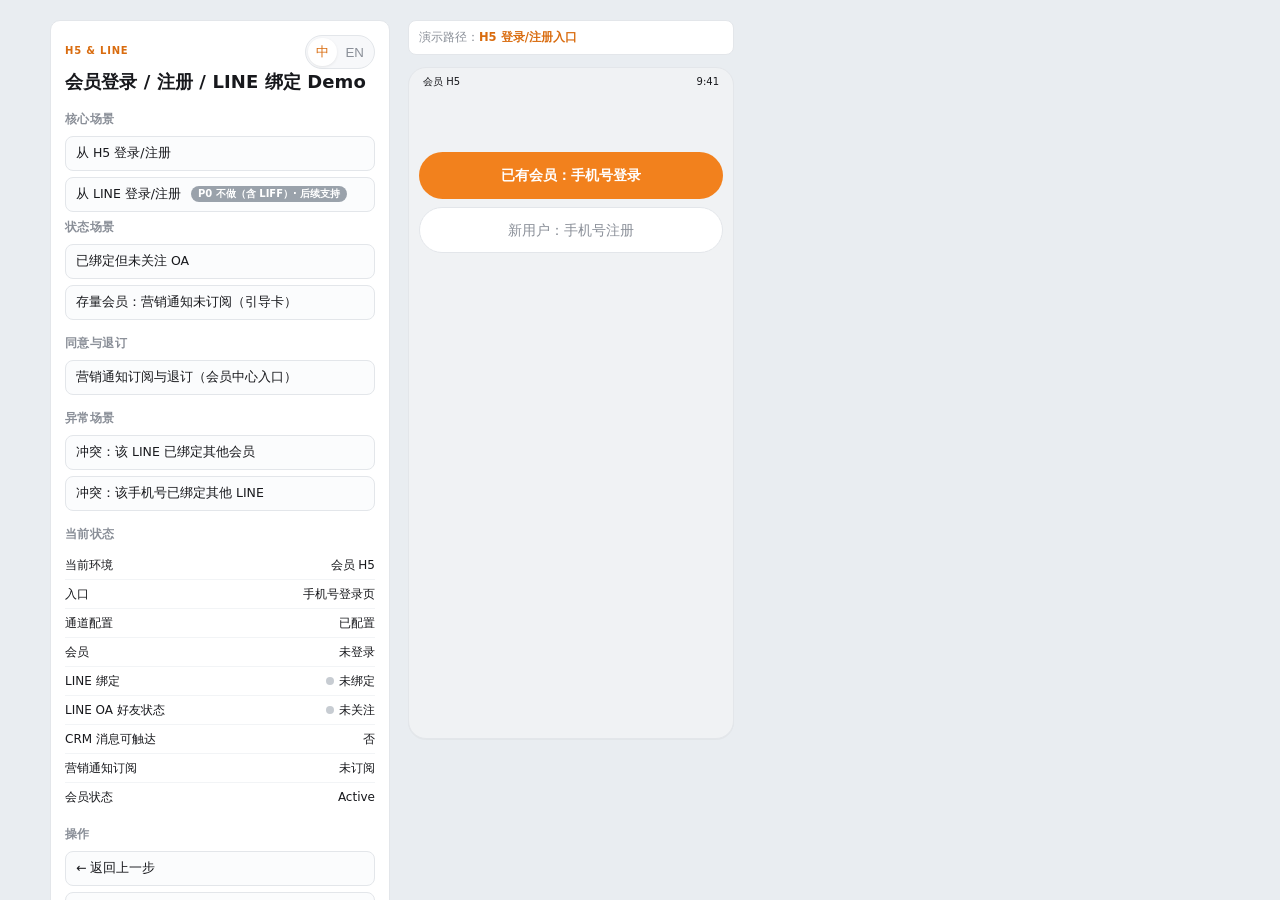
<file: LINE-CRM-Member-Login.html>
<!doctype html>
<html lang="zh-CN">
<head>
  <meta charset="UTF-8">
  <meta name="viewport" content="width=device-width, initial-scale=1.0">
  <title>会员登录 / 注册 / LINE 绑定 Demo | Member Login / Registration / LINE Link Demo</title>
  <style>
    html,body{width:100%;height:100%;margin:0;background:#e9edf1;overflow:hidden}
    iframe{display:block;width:100%;height:100%;border:0}
  </style>
</head>
<body>
  <iframe id="demoFrame" src="./LINE会员绑定与识别-Demo.html?simple=1&amp;v=compact-26" title="会员登录 / 注册 / LINE 绑定 Demo | Member Login / Registration / LINE Link Demo"></iframe>
  <script>
    const frame=document.getElementById('demoFrame');
    frame.addEventListener('load',()=>{
      try{
        const doc=frame.contentDocument;
        doc.body.classList.add('simple-mode');
        doc.querySelectorAll('.full-only,.flow-section,.foot').forEach(el=>el.style.display='none');
        doc.querySelectorAll('.simple-only').forEach(el=>el.style.display='block');
        if(frame.contentWindow.go) frame.contentWindow.go('h5entry');
      }catch(e){}
    });
  </script>
</body>
</html>
</file>
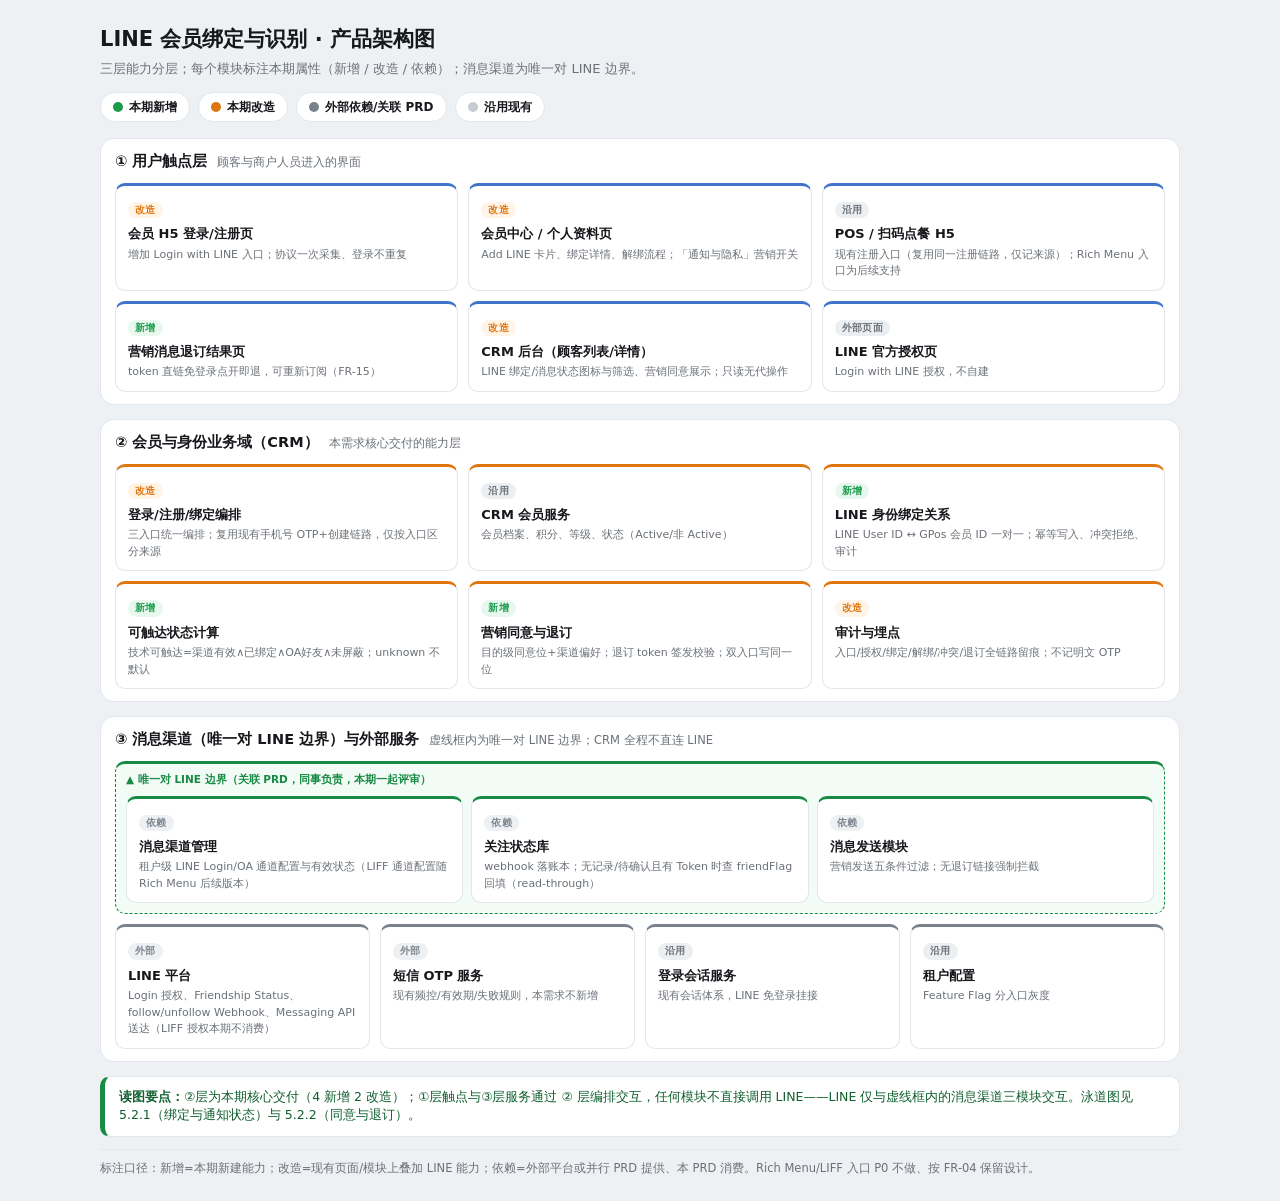
<file: product-architecture.html>
<!doctype html>
<html lang="zh-CN">
<head>
<meta charset="UTF-8">
<meta name="viewport" content="width=device-width, initial-scale=1.0">
<title>LINE 会员绑定与识别 · 产品架构图</title>
<style>
  :root{--ink:#17181c;--ink2:#6b7178;--line:#e3e6ea;--bg:#eef1f4;--card:#fff;
    --ct:#3f74c9;--ct-bg:#eaf1fb;--crm:#e0760f;--crm-bg:#fff2e6;--msg:#178a43;--msg-bg:#e6f5ec;--ext:#79828c;--ext-bg:#eef1f4;
    --new:#1a9c4b;--new-bg:#e9f8ef;--mod:#e0760f;--mod-bg:#fff4e6;--dep:#79828c;--dep-bg:#eef1f4;}
  *{box-sizing:border-box}
  body{font-family:"PingFang SC","Microsoft YaHei",system-ui,sans-serif;background:var(--bg);color:var(--ink);margin:0;padding:24px 14px;line-height:1.5}
  .wrap{max-width:1080px;margin:0 auto}
  h1{font-size:21px;margin:0 0 3px}
  .sub{font-size:13px;color:var(--ink2);margin-bottom:14px}
  .legend{display:flex;flex-wrap:wrap;gap:8px;margin-bottom:16px}
  .lg{display:inline-flex;align-items:center;gap:6px;background:var(--card);border:1px solid var(--line);border-radius:999px;padding:5px 12px;font-size:12px;font-weight:600}
  .lg i{width:10px;height:10px;border-radius:50%}
  .layer{margin-bottom:14px}
  .lane{background:var(--card);border:1px solid var(--line);border-radius:14px;padding:12px 14px}
  .lane-h{display:flex;align-items:baseline;gap:10px;margin-bottom:10px}
  .lane-t{font-size:14.5px;font-weight:700}
  .lane-d{font-size:11.5px;color:var(--ink2)}
  .grid{display:grid;gap:10px}
  .g-ct{grid-template-columns:repeat(3,1fr)} .g-crm{grid-template-columns:repeat(3,1fr)} .g-ext{grid-template-columns:repeat(4,1fr)}
  .mod{border-radius:10px;padding:10px 12px;border:1px solid var(--line);background:#fff;position:relative;min-height:56px}
  .mod .tag{display:inline-block;font-size:9.5px;font-weight:700;padding:1px 7px;border-radius:999px;margin-bottom:6px;letter-spacing:.3px}
  .t-new{background:var(--new-bg);color:var(--new)} .t-mod{background:var(--mod-bg);color:var(--mod)} .t-dep{background:var(--dep-bg);color:var(--dep)} .t-base{background:#eceff2;color:var(--ink2)}
  .mod h3{font-size:13px;margin:0 0 3px}
  .mod p{font-size:11px;color:var(--ink2);margin:0}
  .m-ct{border-top:3px solid var(--ct)} .m-crm{border-top:3px solid var(--crm)} .m-msg{border-top:3px solid var(--msg)} .m-ext{border-top:3px solid var(--ext)}
  .full{grid-column:1/-1}
  .bound{border:1.5px dashed var(--msg);border-radius:10px;padding:8px 10px 10px;background:#f2fbf5}
  .bound-t{font-size:10.5px;font-weight:700;color:var(--msg);margin-bottom:8px}
  .key{background:var(--card);border:1px solid var(--line);border-left:5px solid var(--msg);border-radius:10px;padding:11px 14px;font-size:12.5px;color:#0f5f2e;margin-top:14px}
  .foot{font-size:11.5px;color:var(--ink2);margin-top:12px;border-top:1px solid var(--line);padding-top:10px}
  @media(max-width:860px){.g-ct,.g-crm,.g-ext{grid-template-columns:1fr 1fr}}
  @media(max-width:560px){.g-ct,.g-crm,.g-ext{grid-template-columns:1fr}}
</style>
</head>
<body>
<div class="wrap">
  <h1>LINE 会员绑定与识别 · 产品架构图</h1>
  <div class="sub">三层能力分层；每个模块标注本期属性（新增 / 改造 / 依赖）；消息渠道为唯一对 LINE 边界。</div>

  <div class="legend">
    <span class="lg"><i style="background:var(--new)"></i>本期新增</span>
    <span class="lg"><i style="background:var(--mod)"></i>本期改造</span>
    <span class="lg"><i style="background:var(--dep)"></i>外部依赖/关联 PRD</span>
    <span class="lg"><i style="background:#c7ccd2"></i>沿用现有</span>
  </div>

  <!-- Layer 1 -->
  <div class="layer"><div class="lane">
    <div class="lane-h"><span class="lane-t">① 用户触点层</span><span class="lane-d">顾客与商户人员进入的界面</span></div>
    <div class="grid g-ct">
      <div class="mod m-ct"><span class="tag t-mod">改造</span><h3>会员 H5 登录/注册页</h3><p>增加 Login with LINE 入口；协议一次采集、登录不重复</p></div>
      <div class="mod m-ct"><span class="tag t-mod">改造</span><h3>会员中心 / 个人资料页</h3><p>Add LINE 卡片、绑定详情、解绑流程；「通知与隐私」营销开关</p></div>
      <div class="mod m-ct"><span class="tag t-base">沿用</span><h3>POS / 扫码点餐 H5</h3><p>现有注册入口（复用同一注册链路，仅记来源）；Rich Menu 入口为后续支持</p></div>
      <div class="mod m-ct"><span class="tag t-new">新增</span><h3>营销消息退订结果页</h3><p>token 直链免登录点开即退，可重新订阅（FR-15）</p></div>
      <div class="mod m-ct"><span class="tag t-mod">改造</span><h3>CRM 后台（顾客列表/详情）</h3><p>LINE 绑定/消息状态图标与筛选、营销同意展示；只读无代操作</p></div>
      <div class="mod m-ct"><span class="tag t-base">外部页面</span><h3>LINE 官方授权页</h3><p>Login with LINE 授权，不自建</p></div>
    </div>
  </div></div>

  <!-- Layer 2 -->
  <div class="layer"><div class="lane">
    <div class="lane-h"><span class="lane-t">② 会员与身份业务域（CRM）</span><span class="lane-d">本需求核心交付的能力层</span></div>
    <div class="grid g-crm">
      <div class="mod m-crm"><span class="tag t-mod">改造</span><h3>登录/注册/绑定编排</h3><p>三入口统一编排；复用现有手机号 OTP+创建链路，仅按入口区分来源</p></div>
      <div class="mod m-crm"><span class="tag t-base">沿用</span><h3>CRM 会员服务</h3><p>会员档案、积分、等级、状态（Active/非 Active）</p></div>
      <div class="mod m-crm"><span class="tag t-new">新增</span><h3>LINE 身份绑定关系</h3><p>LINE User ID ↔ GPos 会员 ID 一对一；幂等写入、冲突拒绝、审计</p></div>
      <div class="mod m-crm"><span class="tag t-new">新增</span><h3>可触达状态计算</h3><p>技术可触达=渠道有效∧已绑定∧OA好友∧未屏蔽；unknown 不默认</p></div>
      <div class="mod m-crm"><span class="tag t-new">新增</span><h3>营销同意与退订</h3><p>目的级同意位+渠道偏好；退订 token 签发校验；双入口写同一位</p></div>
      <div class="mod m-crm"><span class="tag t-mod">改造</span><h3>审计与埋点</h3><p>入口/授权/绑定/解绑/冲突/退订全链路留痕；不记明文 OTP</p></div>
    </div>
  </div></div>

  <!-- Layer 3 -->
  <div class="layer"><div class="lane">
    <div class="lane-h"><span class="lane-t">③ 消息渠道（唯一对 LINE 边界）与外部服务</span><span class="lane-d">虚线框内为唯一对 LINE 边界；CRM 全程不直连 LINE</span></div>
    <div class="grid g-ext">
      <div class="mod m-msg bound full" style="border-top:3px solid var(--msg)">
        <div class="bound-t">▲ 唯一对 LINE 边界（关联 PRD，同事负责，本期一起评审）</div>
        <div class="grid" style="grid-template-columns:repeat(3,1fr);gap:8px">
          <div class="mod m-msg"><span class="tag t-dep">依赖</span><h3>消息渠道管理</h3><p>租户级 LINE Login/OA 通道配置与有效状态（LIFF 通道配置随 Rich Menu 后续版本）</p></div>
          <div class="mod m-msg"><span class="tag t-dep">依赖</span><h3>关注状态库</h3><p>webhook 落账本；无记录/待确认且有 Token 时查 friendFlag 回填（read-through）</p></div>
          <div class="mod m-msg"><span class="tag t-dep">依赖</span><h3>消息发送模块</h3><p>营销发送五条件过滤；无退订链接强制拦截</p></div>
        </div>
      </div>
      <div class="mod m-ext"><span class="tag t-dep">外部</span><h3>LINE 平台</h3><p>Login 授权、Friendship Status、follow/unfollow Webhook、Messaging API 送达（LIFF 授权本期不消费）</p></div>
      <div class="mod m-ext"><span class="tag t-dep">外部</span><h3>短信 OTP 服务</h3><p>现有频控/有效期/失败规则，本需求不新增</p></div>
      <div class="mod m-ext"><span class="tag t-base">沿用</span><h3>登录会话服务</h3><p>现有会话体系，LINE 免登录挂接</p></div>
      <div class="mod m-ext"><span class="tag t-base">沿用</span><h3>租户配置</h3><p>Feature Flag 分入口灰度</p></div>
    </div>
  </div></div>

  <div class="key"><b>读图要点：</b>②层为本期核心交付（4 新增 2 改造）；①层触点与③层服务通过 ② 层编排交互，任何模块不直接调用 LINE——LINE 仅与虚线框内的消息渠道三模块交互。泳道图见 5.2.1（绑定与通知状态）与 5.2.2（同意与退订）。</div>

  <div class="foot">标注口径：新增=本期新建能力；改造=现有页面/模块上叠加 LINE 能力；依赖=外部平台或并行 PRD 提供、本 PRD 消费。Rich Menu/LIFF 入口 P0 不做、按 FR-04 保留设计。</div>
</div>
</body>
</html>
</file>
<file: styles.css>
:root {
  color-scheme: light;
  --bg: #f7f8f6;
  --surface: #ffffff;
  --surface-soft: #f0f3f1;
  --text: #17211f;
  --text-soft: #5d6b67;
  --line: #dce3e0;
  --primary: #0f766e;
  --primary-deep: #0b5c56;
  --primary-soft: #dff3ef;
  --accent: #d97706;
  --code-bg: #14201e;
  --code-text: #e8f3f0;
  --shadow: 0 18px 50px rgba(32, 54, 49, 0.12);
  --header-height: 72px;
  --sidebar-width: 272px;
  --toc-width: 230px;
}

:root[data-theme="dark"] {
  color-scheme: dark;
  --bg: #0d1413;
  --surface: #121b19;
  --surface-soft: #192522;
  --text: #edf4f2;
  --text-soft: #a7b6b2;
  --line: #2a3935;
  --primary: #58c7b9;
  --primary-deep: #84d9ce;
  --primary-soft: #173a35;
  --accent: #f5ad50;
  --code-bg: #08100f;
  --code-text: #e8f3f0;
  --shadow: 0 22px 60px rgba(0, 0, 0, 0.4);
}

* { box-sizing: border-box; }

html { scroll-behavior: smooth; }

body {
  margin: 0;
  background:
    radial-gradient(circle at 85% -10%, color-mix(in srgb, var(--primary) 12%, transparent), transparent 30rem),
    var(--bg);
  color: var(--text);
  font-family: Inter, ui-sans-serif, -apple-system, BlinkMacSystemFont, "Segoe UI", "Noto Sans SC", sans-serif;
  line-height: 1.7;
  -webkit-font-smoothing: antialiased;
}

button, input { font: inherit; }
button, a { -webkit-tap-highlight-color: transparent; }
a { color: var(--primary); }

:focus-visible {
  outline: 3px solid color-mix(in srgb, var(--primary) 42%, transparent);
  outline-offset: 3px;
}

.skip-link {
  position: fixed;
  top: 10px;
  left: 10px;
  z-index: 100;
  transform: translateY(-150%);
  padding: 8px 12px;
  border-radius: 8px;
  background: var(--primary);
  color: white;
  text-decoration: none;
}

.skip-link:focus { transform: none; }

.topbar {
  position: fixed;
  inset: 0 0 auto;
  z-index: 30;
  height: var(--header-height);
  display: flex;
  align-items: center;
  justify-content: space-between;
  gap: 24px;
  padding: 0 24px;
  border-bottom: 1px solid color-mix(in srgb, var(--line) 80%, transparent);
  background: color-mix(in srgb, var(--bg) 88%, transparent);
  backdrop-filter: blur(18px);
}

.brand {
  display: inline-flex;
  align-items: center;
  gap: 12px;
  color: var(--text);
  text-decoration: none;
  min-width: calc(var(--sidebar-width) - 24px);
}

.brand-mark {
  display: grid;
  width: 40px;
  height: 40px;
  place-items: center;
  border-radius: 12px;
  background: linear-gradient(145deg, var(--primary), var(--primary-deep));
  color: white;
  font-weight: 800;
  box-shadow: 0 8px 22px color-mix(in srgb, var(--primary) 22%, transparent);
}

.brand strong, .brand small { display: block; }
.brand strong { font-size: 15px; letter-spacing: 0.02em; }
.brand small { margin-top: 1px; color: var(--text-soft); font-size: 11px; }

.top-actions { display: flex; align-items: center; gap: 9px; }

.icon-button,
.search-trigger {
  border: 1px solid var(--line);
  background: var(--surface);
  color: var(--text-soft);
  cursor: pointer;
}

.icon-button {
  display: grid;
  width: 40px;
  height: 40px;
  place-items: center;
  border-radius: 12px;
}

.icon-button svg,
.search-trigger svg,
.search-field svg {
  width: 19px;
  fill: none;
  stroke: currentColor;
  stroke-width: 1.8;
  stroke-linecap: round;
  stroke-linejoin: round;
}

.icon-button:hover, .search-trigger:hover { border-color: var(--primary); color: var(--primary); }

.search-trigger {
  height: 40px;
  min-width: 230px;
  display: flex;
  align-items: center;
  gap: 9px;
  padding: 0 10px 0 13px;
  border-radius: 12px;
  text-align: left;
}

.search-trigger span { flex: 1; }
kbd {
  padding: 2px 6px;
  border: 1px solid var(--line);
  border-radius: 6px;
  background: var(--surface-soft);
  color: var(--text-soft);
  font-size: 11px;
}

.moon-icon { display: none; }
:root[data-theme="dark"] .sun-icon { display: none; }
:root[data-theme="dark"] .moon-icon { display: block; }

.layout {
  min-height: 100vh;
  display: grid;
  grid-template-columns: var(--sidebar-width) minmax(0, 1fr) var(--toc-width);
  padding-top: var(--header-height);
}

.sidebar {
  position: fixed;
  top: var(--header-height);
  bottom: 0;
  left: 0;
  z-index: 20;
  width: var(--sidebar-width);
  display: flex;
  flex-direction: column;
  padding: 22px 18px 18px;
  border-right: 1px solid var(--line);
  background: color-mix(in srgb, var(--bg) 92%, transparent);
  overflow: auto;
}

#site-nav { flex: 1; }
.nav-home, .nav-link {
  display: flex;
  align-items: center;
  gap: 9px;
  padding: 8px 11px;
  border-radius: 9px;
  color: var(--text-soft);
  font-size: 14px;
  text-decoration: none;
}

.nav-home { margin-bottom: 20px; font-weight: 700; }
.nav-home span { font-size: 19px; line-height: 1; }
.nav-link:hover, .nav-home:hover { background: var(--surface-soft); color: var(--text); }
.nav-link.active, .nav-home.active { background: var(--primary-soft); color: var(--primary-deep); font-weight: 700; }

.nav-section { margin: 0 0 20px; }
.nav-section-title {
  margin: 0 0 6px;
  padding: 0 11px;
  color: var(--text-soft);
  font-size: 11px;
  font-weight: 800;
  letter-spacing: 0.12em;
  text-transform: uppercase;
}

.nav-loading, .search-hint { color: var(--text-soft); font-size: 13px; }
.nav-loading { padding: 10px 11px; }

.sidebar-footer {
  display: flex;
  align-items: center;
  gap: 8px;
  padding: 12px 10px 0;
  border-top: 1px solid var(--line);
  color: var(--text-soft);
  font-size: 11px;
}

.status-dot { width: 7px; height: 7px; border-radius: 50%; background: #16a34a; box-shadow: 0 0 0 4px color-mix(in srgb, #16a34a 12%, transparent); }

.content {
  grid-column: 2;
  width: min(100%, 860px);
  min-height: calc(100vh - var(--header-height));
  margin: 0 auto;
  padding: 58px 50px 90px;
}

.toc {
  position: fixed;
  top: calc(var(--header-height) + 52px);
  right: 0;
  width: var(--toc-width);
  max-height: calc(100vh - var(--header-height) - 80px);
  padding: 0 24px 0 20px;
  overflow: auto;
}

.toc-title { margin: 0 0 10px; color: var(--text-soft); font-size: 11px; font-weight: 800; letter-spacing: .1em; text-transform: uppercase; }
.toc a { display: block; padding: 4px 0 4px 12px; border-left: 1px solid var(--line); color: var(--text-soft); font-size: 12px; line-height: 1.5; text-decoration: none; }
.toc a:hover { border-color: var(--primary); color: var(--primary); }

.eyebrow { margin: 0 0 10px; color: var(--primary); font-size: 12px; font-weight: 800; letter-spacing: .11em; text-transform: uppercase; }
.hero { padding: 8px 0 38px; border-bottom: 1px solid var(--line); }
.hero h1, .doc-header h1 { margin: 0; letter-spacing: -0.035em; line-height: 1.18; }
.hero h1 { max-width: 690px; font-size: clamp(36px, 6vw, 64px); }
.hero h1 em { color: var(--primary); font-style: normal; }
.hero > p { max-width: 620px; margin: 20px 0 0; color: var(--text-soft); font-size: 17px; }

.hero-actions { display: flex; flex-wrap: wrap; gap: 10px; margin-top: 26px; }
.button {
  display: inline-flex;
  align-items: center;
  justify-content: center;
  min-height: 42px;
  padding: 0 16px;
  border: 1px solid var(--line);
  border-radius: 11px;
  background: var(--surface);
  color: var(--text);
  font-size: 14px;
  font-weight: 700;
  text-decoration: none;
}
.button.primary { border-color: var(--primary); background: var(--primary); color: white; }
.button:hover { transform: translateY(-1px); box-shadow: 0 8px 22px color-mix(in srgb, var(--text) 9%, transparent); }

.section-heading { display: flex; align-items: end; justify-content: space-between; gap: 18px; margin: 42px 0 16px; }
.section-heading h2 { margin: 0; font-size: 20px; letter-spacing: -0.02em; }
.section-heading p { margin: 0; color: var(--text-soft); font-size: 12px; }

.card-grid { display: grid; grid-template-columns: repeat(2, minmax(0, 1fr)); gap: 14px; }
.doc-card {
  position: relative;
  min-height: 164px;
  padding: 20px;
  border: 1px solid var(--line);
  border-radius: 16px;
  background: color-mix(in srgb, var(--surface) 85%, transparent);
  color: var(--text);
  text-decoration: none;
  transition: transform .18s ease, border-color .18s ease, box-shadow .18s ease;
}
.doc-card:hover { transform: translateY(-3px); border-color: color-mix(in srgb, var(--primary) 55%, var(--line)); box-shadow: var(--shadow); }
.doc-card .category { color: var(--accent); font-size: 11px; font-weight: 800; letter-spacing: .08em; text-transform: uppercase; }
.doc-card h3 { margin: 12px 0 6px; font-size: 17px; }
.doc-card p { margin: 0; color: var(--text-soft); font-size: 13px; line-height: 1.6; }
.doc-card time { position: absolute; bottom: 17px; left: 20px; color: var(--text-soft); font-size: 11px; }
.doc-card .arrow { position: absolute; top: 18px; right: 18px; color: var(--primary); font-size: 19px; }

.doc-header { padding-bottom: 28px; border-bottom: 1px solid var(--line); }
.doc-header h1 { font-size: clamp(32px, 5vw, 48px); }
.doc-summary { max-width: 680px; margin: 14px 0 0; color: var(--text-soft); font-size: 16px; }
.doc-meta { display: flex; flex-wrap: wrap; align-items: center; gap: 8px 14px; margin-top: 18px; color: var(--text-soft); font-size: 12px; }
.doc-meta .category-pill { padding: 3px 9px; border-radius: 999px; background: var(--primary-soft); color: var(--primary-deep); font-weight: 700; }

.prose { padding-top: 28px; font-size: 16px; }
.prose h2, .prose h3 { scroll-margin-top: calc(var(--header-height) + 24px); letter-spacing: -0.02em; line-height: 1.35; }
.prose h2 { margin: 44px 0 14px; font-size: 25px; }
.prose h3 { margin: 32px 0 10px; font-size: 19px; }
.prose p { margin: 0 0 18px; }
.prose ul, .prose ol { margin: 0 0 20px; padding-left: 24px; }
.prose li { margin: 5px 0; }
.prose blockquote { margin: 24px 0; padding: 14px 18px; border-left: 4px solid var(--primary); border-radius: 0 10px 10px 0; background: var(--primary-soft); color: var(--text-soft); }
.prose blockquote p { margin: 0; }
.prose code { padding: 2px 5px; border-radius: 5px; background: var(--surface-soft); color: var(--primary-deep); font: 0.9em ui-monospace, SFMono-Regular, Menlo, monospace; }
.prose pre { margin: 24px 0; padding: 18px; border-radius: 13px; background: var(--code-bg); color: var(--code-text); overflow: auto; }
.prose pre code { padding: 0; background: none; color: inherit; }
.prose hr { margin: 36px 0; border: 0; border-top: 1px solid var(--line); }
.prose img { max-width: 100%; border-radius: 12px; }

.loading-state, .error-state, .empty-state { min-height: 45vh; display: grid; place-content: center; justify-items: center; gap: 13px; color: var(--text-soft); text-align: center; }
.spinner { width: 28px; height: 28px; border: 3px solid var(--line); border-top-color: var(--primary); border-radius: 50%; animation: spin .75s linear infinite; }
@keyframes spin { to { transform: rotate(360deg); } }

.search-dialog {
  width: min(680px, calc(100% - 28px));
  max-height: min(680px, calc(100vh - 60px));
  padding: 0;
  border: 1px solid var(--line);
  border-radius: 18px;
  background: var(--surface);
  color: var(--text);
  box-shadow: var(--shadow);
  overflow: hidden;
}
.search-dialog::backdrop { background: rgba(5, 15, 13, .52); backdrop-filter: blur(4px); }
.search-panel { margin: 0; }
.search-field { display: flex; align-items: center; gap: 11px; padding: 15px 16px; border-bottom: 1px solid var(--line); }
.search-field svg { width: 21px; color: var(--text-soft); flex: 0 0 auto; }
.search-field input { width: 100%; border: 0; outline: 0; background: transparent; color: var(--text); font-size: 16px; }
.close-button { padding: 4px 7px; border: 1px solid var(--line); border-radius: 7px; background: var(--surface-soft); color: var(--text-soft); font-size: 10px; cursor: pointer; }
.search-results { max-height: 520px; padding: 10px; overflow: auto; }
.search-hint { padding: 24px; text-align: center; }
.search-result { display: block; padding: 13px 14px; border-radius: 11px; color: var(--text); text-decoration: none; }
.search-result:hover { background: var(--surface-soft); }
.search-result strong { display: block; margin-bottom: 3px; }
.search-result span { display: block; color: var(--text-soft); font-size: 12px; }
.search-result mark { background: color-mix(in srgb, var(--accent) 25%, transparent); color: inherit; }

.sidebar-backdrop { display: none; }
.mobile-only { display: none; }
.noscript { position: fixed; inset: auto 16px 16px; z-index: 99; padding: 12px; border-radius: 10px; background: #b91c1c; color: white; text-align: center; }

@media (max-width: 1120px) {
  .layout { grid-template-columns: var(--sidebar-width) minmax(0, 1fr); }
  .toc { display: none; }
}

@media (max-width: 780px) {
  :root { --header-height: 64px; }
  .topbar { padding: 0 14px; }
  .brand { min-width: 0; }
  .brand-mark { width: 36px; height: 36px; }
  .brand small { display: none; }
  .search-trigger { min-width: 40px; width: 40px; justify-content: center; padding: 0; }
  .search-trigger span, .search-trigger kbd { display: none; }
  .mobile-only { display: grid; }
  .layout { display: block; }
  .sidebar { transform: translateX(-105%); width: min(86vw, 320px); transition: transform .22s ease; box-shadow: var(--shadow); }
  body.nav-open .sidebar { transform: translateX(0); }
  .sidebar-backdrop { position: fixed; inset: var(--header-height) 0 0; z-index: 15; border: 0; background: rgba(5, 15, 13, .46); }
  body.nav-open .sidebar-backdrop { display: block; }
  .content { width: 100%; padding: 38px 21px 70px; }
  .hero { padding-top: 0; }
  .hero h1 { font-size: 39px; }
  .card-grid { grid-template-columns: 1fr; }
  .doc-card { min-height: 152px; }
}

@media (prefers-reduced-motion: reduce) {
  *, *::before, *::after { scroll-behavior: auto !important; animation-duration: .01ms !important; transition-duration: .01ms !important; }
}
</file>
